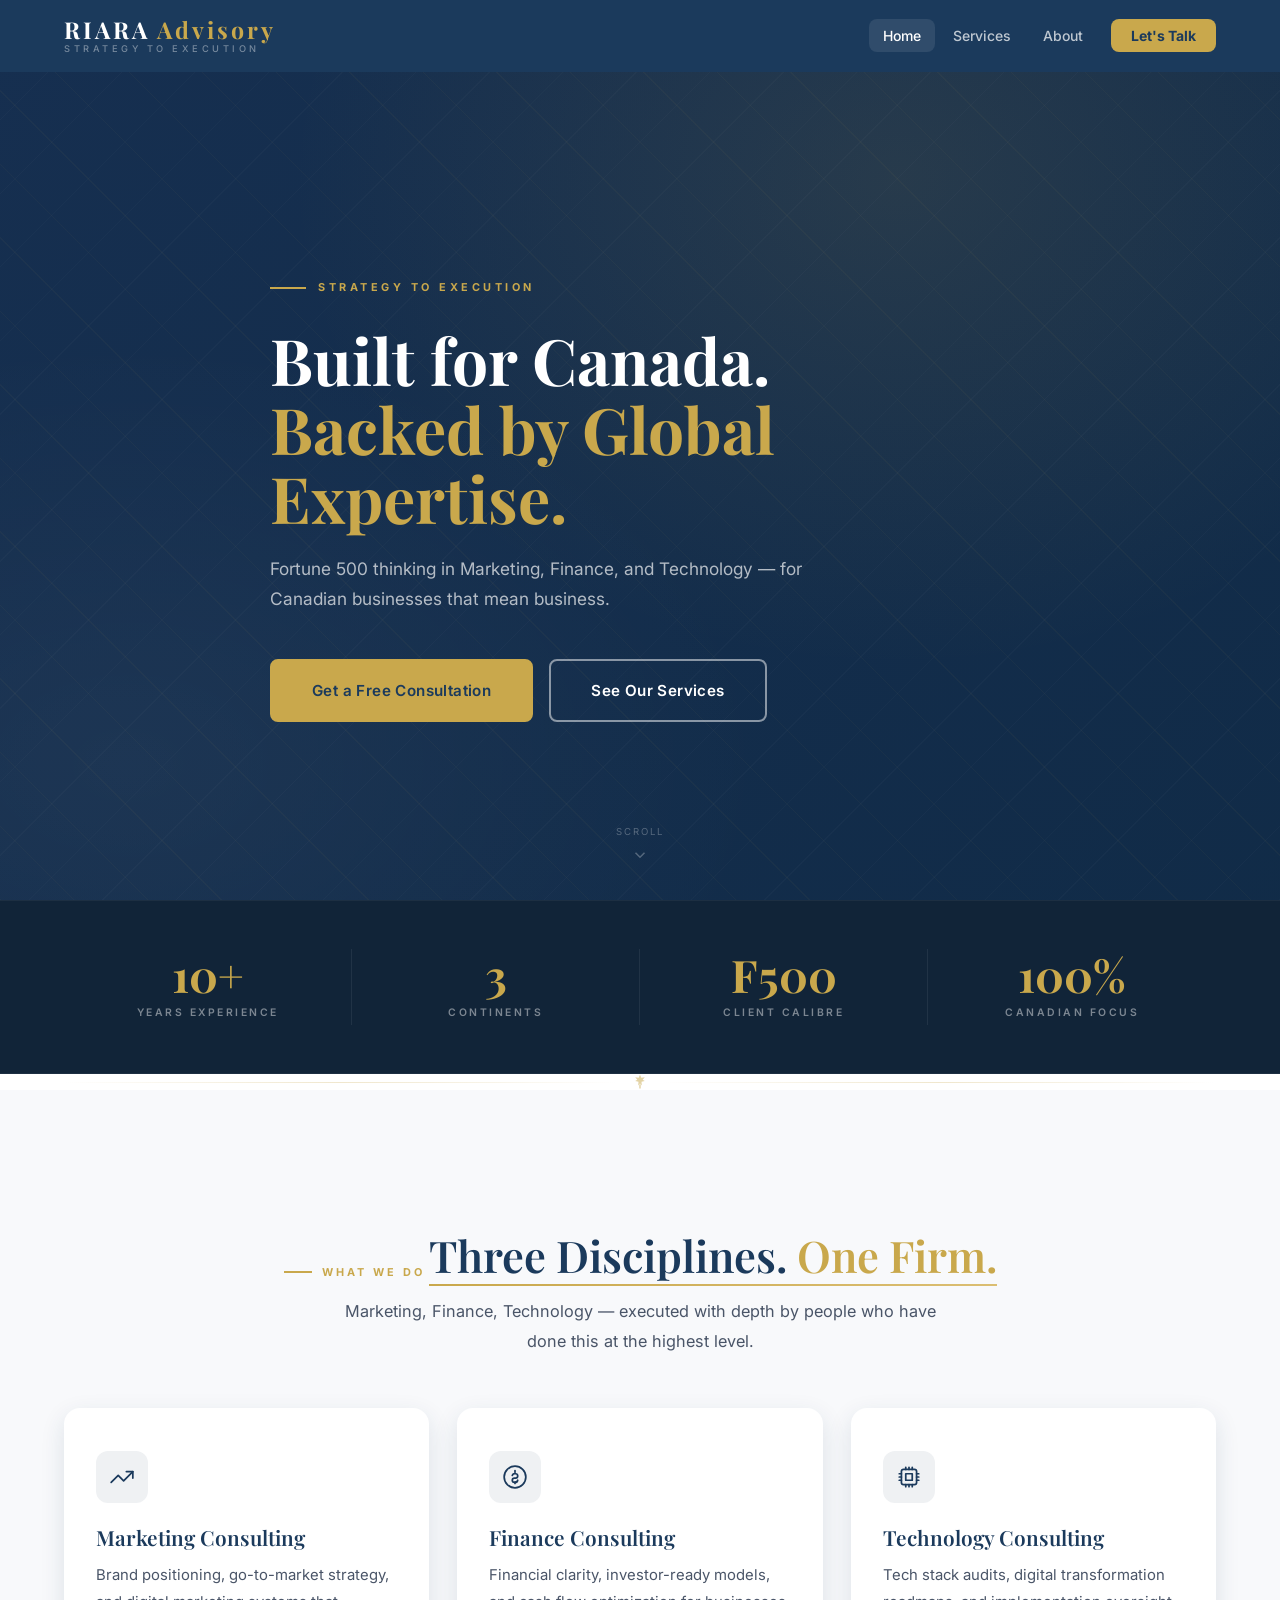
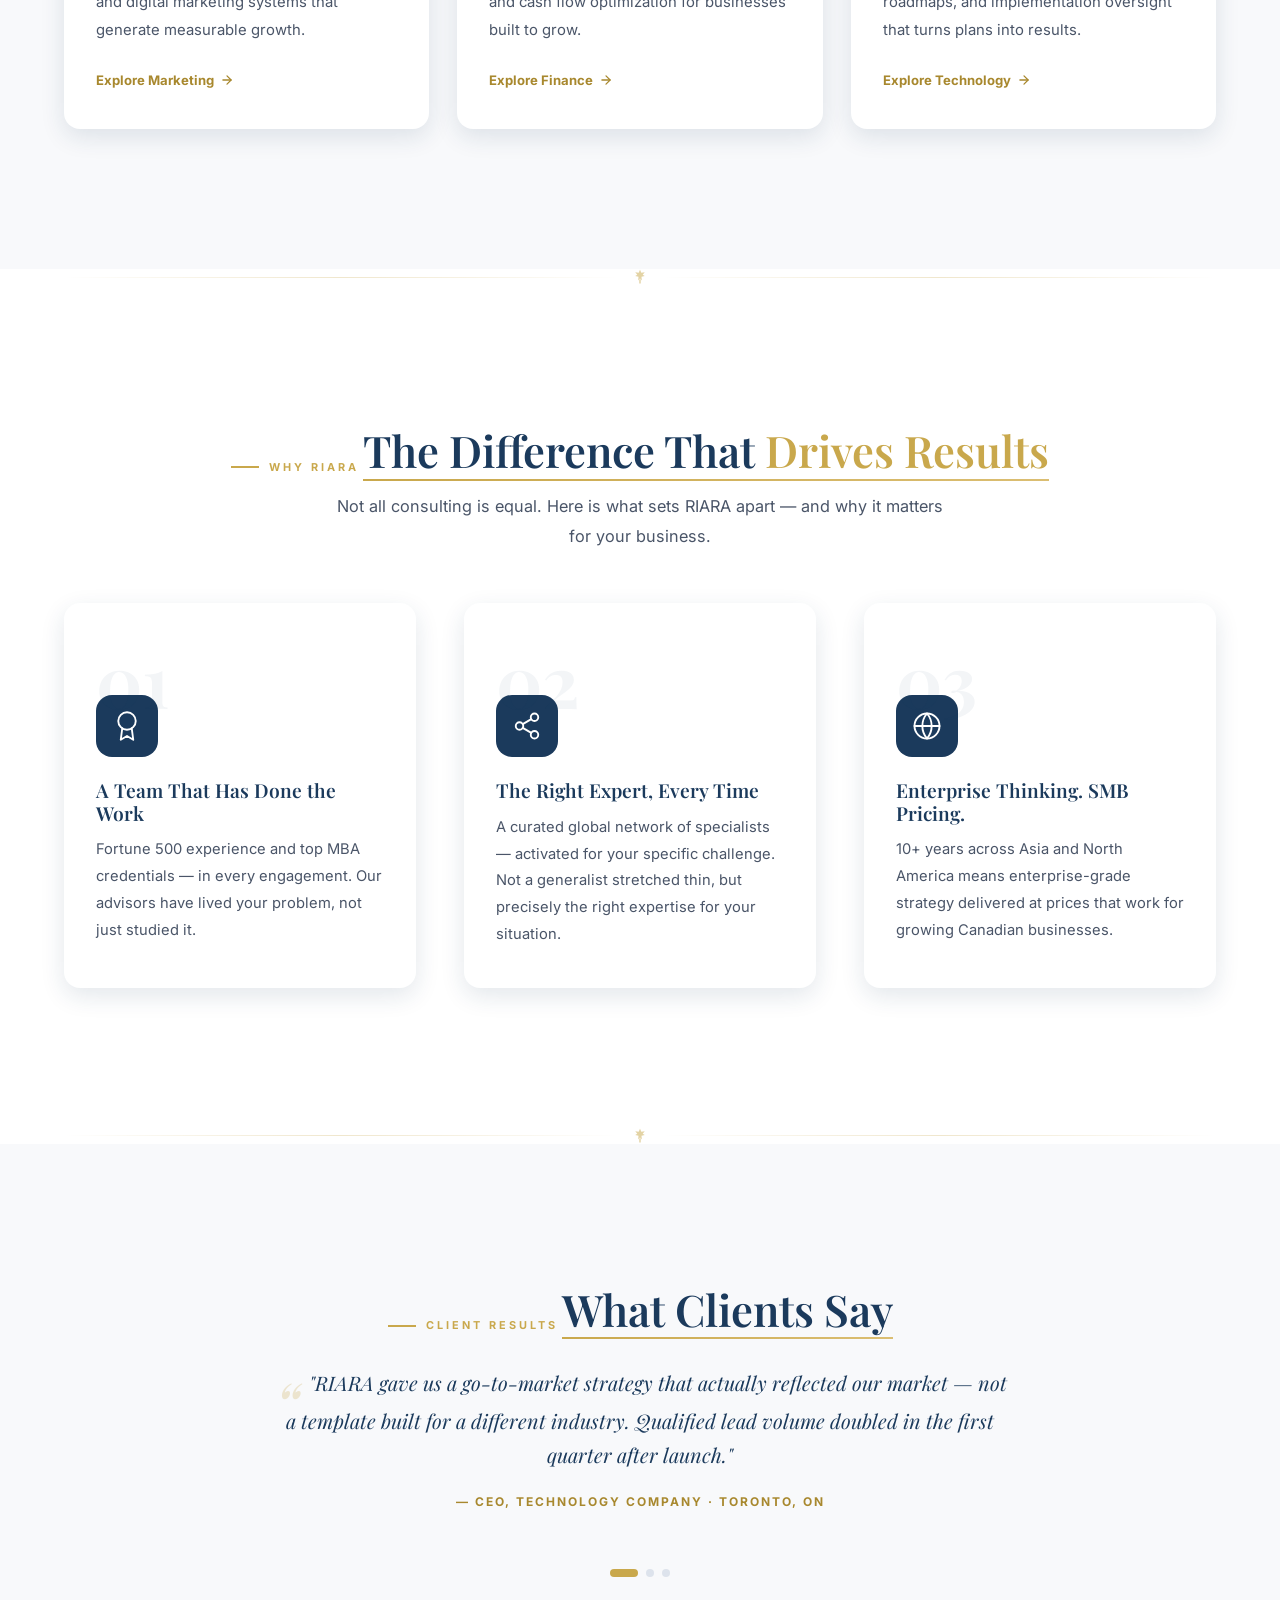
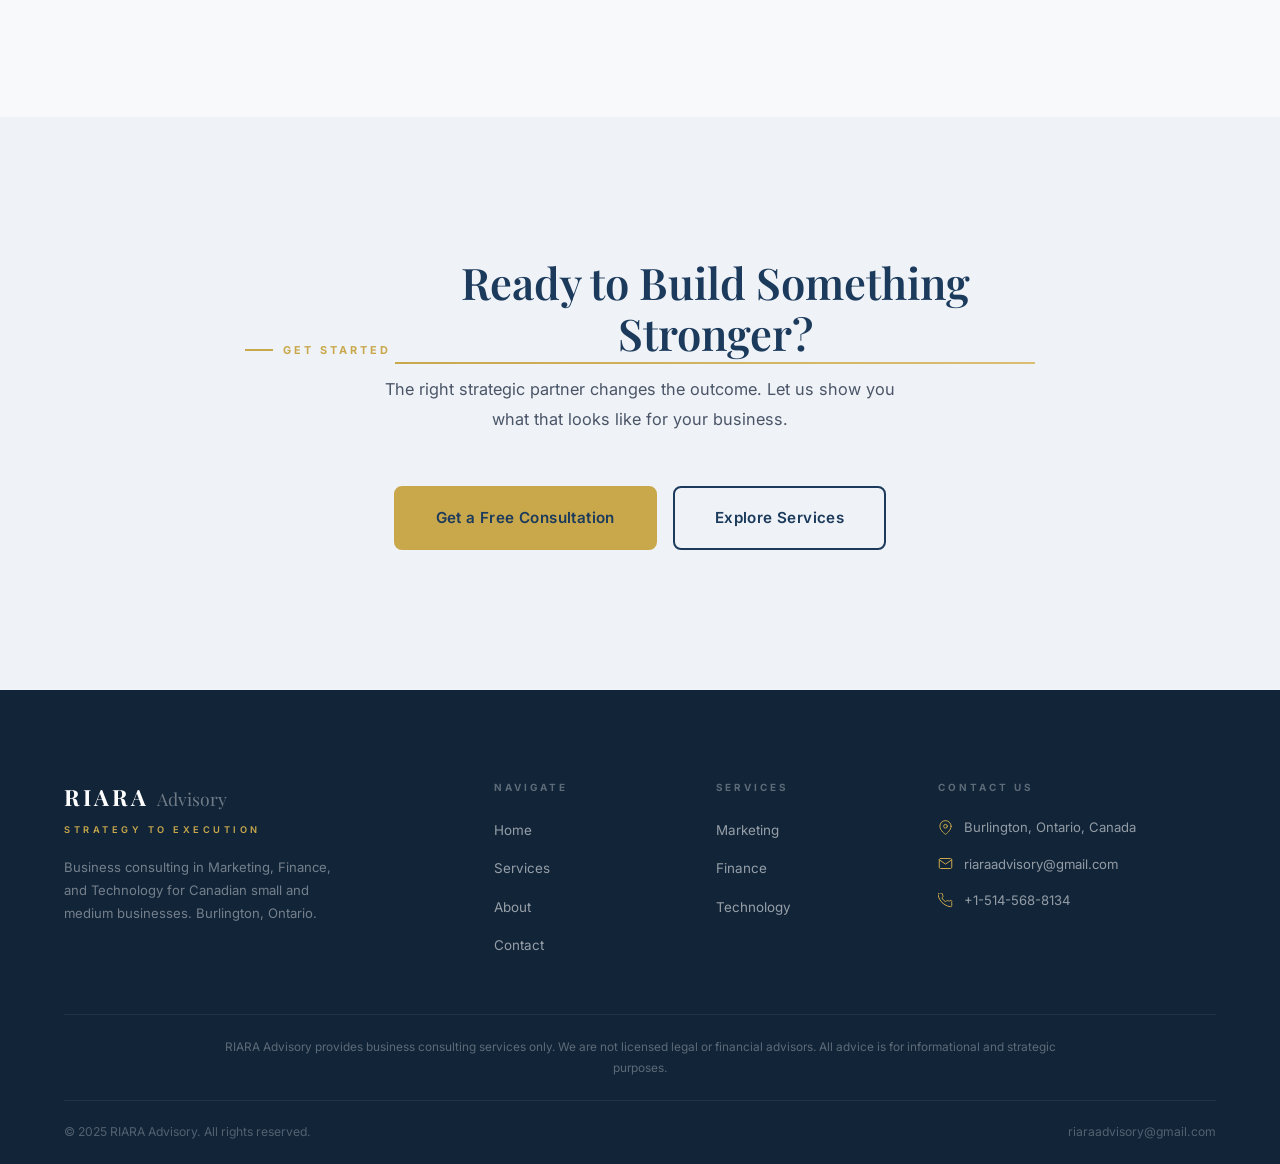
<file: index.html>
<!DOCTYPE html>
<html lang="en">
<head>
  <meta charset="UTF-8" />
  <meta name="viewport" content="width=device-width, initial-scale=1.0" />

  <!-- SEO -->
  <title>RIARA Advisory | Business Consulting Canada | Marketing Finance Technology</title>
  <meta name="description" content="RIARA Advisory delivers expert Marketing, Finance, and Technology consulting for Canadian SMBs. Fortune 500 pedigree. Global specialist network. Burlington, Ontario." />
  <meta name="keywords" content="business consulting Canada, marketing consulting Ontario, finance consulting Canada, technology consulting Burlington, Canadian SMB consulting, small business advisor Canada, strategy consulting Ontario" />
  <meta name="robots" content="index, follow" />

  <!-- Geo -->
  <meta name="geo.region" content="CA-ON" />
  <meta name="geo.placename" content="Burlington, Ontario" />

  <!-- Canonical -->
  <link rel="canonical" href="https://riaraadvisory.com/index.html" />

  <!-- Open Graph -->
  <meta property="og:title" content="RIARA Advisory | Business Consulting Canada" />
  <meta property="og:description" content="Fortune 500-calibre Marketing, Finance, and Technology consulting for Canadian small and medium businesses. Strategy to Execution." />
  <meta property="og:url" content="https://riaraadvisory.com/" />
  <meta property="og:type" content="website" />
  <meta property="og:image" content="https://riaraadvisory.com/og-image.png" />

  <!-- Structured Data -->
  <script type="application/ld+json">
  {
    "@context": "https://schema.org",
    "@type": "ProfessionalService",
    "name": "RIARA Advisory",
    "description": "Business consulting in Marketing, Finance, and Technology for Canadian small and medium businesses.",
    "url": "https://riaraadvisory.com",
    "telephone": "+1-514-568-8134",
    "email": "riaraadvisory@gmail.com",
    "address": {
      "@type": "PostalAddress",
      "addressLocality": "Burlington",
      "addressRegion": "ON",
      "addressCountry": "CA"
    },
    "areaServed": {
      "@type": "Country",
      "name": "Canada"
    },
    "serviceType": ["Marketing Consulting", "Finance Consulting", "Technology Consulting"],
    "priceRange": "$$",
    "knowsAbout": ["Marketing Strategy", "Financial Consulting", "Technology Consulting", "Business Strategy", "Canadian SMB"]
  }
  </script>

  <link rel="stylesheet" href="styles.css" />
  <link rel="icon" type="image/svg+xml" href="data:image/svg+xml,%3Csvg xmlns='http://www.w3.org/2000/svg' viewBox='0 0 32 32'%3E%3Crect width='32' height='32' rx='6' fill='%231B3A5C'/%3E%3Ctext x='16' y='22' text-anchor='middle' font-family='Georgia,serif' font-weight='700' font-size='14' fill='%23C9A84C'%3ER%3C/text%3E%3C/svg%3E" />
</head>
<body>

  <!-- ══════════════════════════════════════════════
       NAVIGATION
  ══════════════════════════════════════════════ -->
  <nav class="navbar" role="navigation" aria-label="Main navigation">
    <div class="nav-inner">
      <a href="index.html" class="nav-logo" aria-label="RIARA Advisory — Home">
        <span class="nav-logo-name">RIARA<span> Advisory</span></span>
        <span class="nav-logo-tag">Strategy to Execution</span>
      </a>
      <button class="nav-toggle" aria-label="Toggle navigation" aria-expanded="false">
        <span></span><span></span><span></span>
      </button>
      <ul class="nav-links" role="list">
        <li><a href="index.html">Home</a></li>
        <li><a href="services.html">Services</a></li>
        <li><a href="about.html">About</a></li>
        <li><a href="contact.html" class="nav-cta">Let's Talk</a></li>
      </ul>
    </div>
  </nav>


  <!-- ══════════════════════════════════════════════
       HERO
  ══════════════════════════════════════════════ -->
  <section class="hero" aria-label="Hero">
    <div class="hero-geo-pattern" aria-hidden="true"></div>
    <div class="hero-radial" aria-hidden="true"></div>
    <div class="container">
      <div class="hero-content">
        <div class="hero-eyebrow">Strategy to Execution</div>
        <h1>Built for Canada.<br><em>Backed by Global Expertise.</em></h1>
        <p class="hero-sub">Fortune 500 thinking in Marketing, Finance, and Technology — for Canadian businesses that mean business.</p>
        <div class="hero-actions">
          <a href="contact.html" class="btn btn-primary btn-lg">Get a Free Consultation</a>
          <a href="services.html" class="btn btn-secondary btn-lg">See Our Services</a>
        </div>
      </div>
    </div>
    <div class="hero-scroll" aria-hidden="true">
      <span>Scroll</span>
      <svg viewBox="0 0 24 24"><polyline points="6 9 12 15 18 9"/></svg>
    </div>
  </section>


  <!-- ══════════════════════════════════════════════
       STATS BAR
  ══════════════════════════════════════════════ -->
  <section class="stats-bar" aria-label="Key statistics">
    <div class="container">
      <div class="stats-bar-grid">
        <div class="stat-bar-item">
          <span class="stat-bar-num">10+</span>
          <span class="stat-bar-label">Years Experience</span>
        </div>
        <div class="stat-bar-item">
          <span class="stat-bar-num">3</span>
          <span class="stat-bar-label">Continents</span>
        </div>
        <div class="stat-bar-item">
          <span class="stat-bar-num">F500</span>
          <span class="stat-bar-label">Client Calibre</span>
        </div>
        <div class="stat-bar-item">
          <span class="stat-bar-num">100%</span>
          <span class="stat-bar-label">Canadian Focus</span>
        </div>
      </div>
    </div>
  </section>


  <!-- ══════════════════════════════════════════════
       SERVICES OVERVIEW
  ══════════════════════════════════════════════ -->
  <div class="maple-divider" aria-hidden="true">
    <svg class="maple-leaf-icon" viewBox="0 0 20 22" xmlns="http://www.w3.org/2000/svg">
      <path d="M10 1l1.8 4 4.7-.6-2.8 3.5 2.8 1.8-4.5 1.1.6 5-2.6-2.6-2.6 2.6.6-5-4.5-1.1 2.8-1.8L3.5 4.4l4.7.6z"/>
      <rect x="9" y="14" width="2" height="6" rx="0.5"/>
    </svg>
  </div>

  <section class="section section--alt" aria-labelledby="svc-heading">
    <div class="container">
      <div class="section-header--center reveal">
        <span class="section-label">What We Do</span>
        <h2 class="section-title gold-underline" id="svc-heading">Three Disciplines. <em>One Firm.</em></h2>
        <p class="section-intro centered">Marketing, Finance, Technology — executed with depth by people who have done this at the highest level.</p>
      </div>
      <div class="services-grid">

        <article class="svc-card reveal reveal-delay-1">
          <div class="svc-icon" aria-hidden="true">
            <svg viewBox="0 0 24 24"><polyline points="22 7 13.5 15.5 8.5 10.5 2 17"/><polyline points="16 7 22 7 22 13"/></svg>
          </div>
          <h3>Marketing Consulting</h3>
          <p>Brand positioning, go-to-market strategy, and digital marketing systems that generate measurable growth.</p>
          <a href="services.html#marketing" class="svc-link">
            Explore Marketing
            <svg viewBox="0 0 24 24"><line x1="5" y1="12" x2="19" y2="12"/><polyline points="12 5 19 12 12 19"/></svg>
          </a>
          <div class="svc-reveal" aria-hidden="true">
            <p class="svc-reveal-text">"After RIARA: a clear brand, a predictable pipeline, and a strategy your team can execute."</p>
            <a href="contact.html" class="svc-reveal-cta">
              Start a Conversation
              <svg viewBox="0 0 24 24"><line x1="5" y1="12" x2="19" y2="12"/><polyline points="12 5 19 12 12 19"/></svg>
            </a>
          </div>
        </article>

        <article class="svc-card reveal reveal-delay-2">
          <div class="svc-icon" aria-hidden="true">
            <svg viewBox="0 0 24 24"><circle cx="12" cy="12" r="10"/><path d="M12 6v1.5m0 9V18m-2.5-7.5A2.5 2.5 0 0112 9h.5a2 2 0 010 4h-1a2 2 0 000 4H12a2.5 2.5 0 002.5-2"/></svg>
          </div>
          <h3>Finance Consulting</h3>
          <p>Financial clarity, investor-ready models, and cash flow optimization for businesses built to grow.</p>
          <a href="services.html#finance" class="svc-link">
            Explore Finance
            <svg viewBox="0 0 24 24"><line x1="5" y1="12" x2="19" y2="12"/><polyline points="12 5 19 12 12 19"/></svg>
          </a>
          <div class="svc-reveal" aria-hidden="true">
            <p class="svc-reveal-text">"After RIARA: a financial model tied to strategy and the clarity to make confident decisions."</p>
            <a href="contact.html" class="svc-reveal-cta">
              Start a Conversation
              <svg viewBox="0 0 24 24"><line x1="5" y1="12" x2="19" y2="12"/><polyline points="12 5 19 12 12 19"/></svg>
            </a>
          </div>
        </article>

        <article class="svc-card reveal reveal-delay-3">
          <div class="svc-icon" aria-hidden="true">
            <svg viewBox="0 0 24 24"><rect x="5" y="5" width="14" height="14" rx="2"/><rect x="9" y="9" width="6" height="6"/><path d="M9 5V3M12 5V3M15 5V3M9 21v-2M12 21v-2M15 21v-2M5 9H3M5 12H3M5 15H3M21 9h-2M21 12h-2M21 15h-2"/></svg>
          </div>
          <h3>Technology Consulting</h3>
          <p>Tech stack audits, digital transformation roadmaps, and implementation oversight that turns plans into results.</p>
          <a href="services.html#technology" class="svc-link">
            Explore Technology
            <svg viewBox="0 0 24 24"><line x1="5" y1="12" x2="19" y2="12"/><polyline points="12 5 19 12 12 19"/></svg>
          </a>
          <div class="svc-reveal" aria-hidden="true">
            <p class="svc-reveal-text">"After RIARA: a technology foundation that scales and freedom from the tools holding you back."</p>
            <a href="contact.html" class="svc-reveal-cta">
              Start a Conversation
              <svg viewBox="0 0 24 24"><line x1="5" y1="12" x2="19" y2="12"/><polyline points="12 5 19 12 12 19"/></svg>
            </a>
          </div>
        </article>

      </div>
    </div>
  </section>


  <!-- ══════════════════════════════════════════════
       WHY RIARA
  ══════════════════════════════════════════════ -->
  <div class="maple-divider" aria-hidden="true">
    <svg class="maple-leaf-icon" viewBox="0 0 20 22" xmlns="http://www.w3.org/2000/svg">
      <path d="M10 1l1.8 4 4.7-.6-2.8 3.5 2.8 1.8-4.5 1.1.6 5-2.6-2.6-2.6 2.6.6-5-4.5-1.1 2.8-1.8L3.5 4.4l4.7.6z"/>
      <rect x="9" y="14" width="2" height="6" rx="0.5"/>
    </svg>
  </div>

  <section class="section" aria-labelledby="why-heading">
    <div class="container">
      <div class="section-header--center reveal">
        <span class="section-label">Why RIARA</span>
        <h2 class="section-title gold-underline" id="why-heading">The Difference That <em>Drives Results</em></h2>
        <p class="section-intro centered">Not all consulting is equal. Here is what sets RIARA apart — and why it matters for your business.</p>
      </div>
      <div class="why-grid">

        <div class="why-item reveal reveal-delay-1">
          <div class="why-num" aria-hidden="true">01</div>
          <div class="why-icon-wrap" aria-hidden="true">
            <svg viewBox="0 0 24 24"><path d="M12 15a7 7 0 100-14 7 7 0 000 14z"/><path d="M8.21 13.89L7 23l5-3 5 3-1.21-9.12"/></svg>
          </div>
          <h3>A Team That Has Done the Work</h3>
          <p>Fortune 500 experience and top MBA credentials — in every engagement. Our advisors have lived your problem, not just studied it.</p>
        </div>

        <div class="why-item reveal reveal-delay-2">
          <div class="why-num" aria-hidden="true">02</div>
          <div class="why-icon-wrap" aria-hidden="true">
            <svg viewBox="0 0 24 24"><circle cx="18" cy="5" r="3"/><circle cx="6" cy="12" r="3"/><circle cx="18" cy="19" r="3"/><line x1="8.59" y1="13.51" x2="15.42" y2="17.49"/><line x1="15.41" y1="6.51" x2="8.59" y2="10.49"/></svg>
          </div>
          <h3>The Right Expert, Every Time</h3>
          <p>A curated global network of specialists — activated for your specific challenge. Not a generalist stretched thin, but precisely the right expertise for your situation.</p>
        </div>

        <div class="why-item reveal reveal-delay-3">
          <div class="why-num" aria-hidden="true">03</div>
          <div class="why-icon-wrap" aria-hidden="true">
            <svg viewBox="0 0 24 24"><circle cx="12" cy="12" r="10"/><line x1="2" y1="12" x2="22" y2="12"/><path d="M12 2a15.3 15.3 0 010 20M12 2a15.3 15.3 0 000 20"/></svg>
          </div>
          <h3>Enterprise Thinking. SMB Pricing.</h3>
          <p>10+ years across Asia and North America means enterprise-grade strategy delivered at prices that work for growing Canadian businesses.</p>
        </div>

      </div>
    </div>
  </section>


  <!-- ══════════════════════════════════════════════
       TESTIMONIALS
  ══════════════════════════════════════════════ -->
  <div class="maple-divider" aria-hidden="true">
    <svg class="maple-leaf-icon" viewBox="0 0 20 22" xmlns="http://www.w3.org/2000/svg">
      <path d="M10 1l1.8 4 4.7-.6-2.8 3.5 2.8 1.8-4.5 1.1.6 5-2.6-2.6-2.6 2.6.6-5-4.5-1.1 2.8-1.8L3.5 4.4l4.7.6z"/>
      <rect x="9" y="14" width="2" height="6" rx="0.5"/>
    </svg>
  </div>

  <section class="section testimonials" aria-labelledby="testimonials-heading">
    <div class="container">
      <div class="section-header--center reveal">
        <span class="section-label">Client Results</span>
        <h2 class="section-title gold-underline" id="testimonials-heading">What Clients Say</h2>
      </div>
      <div class="testimonial-wrap reveal reveal-delay-1">
        <div class="testimonial-track" aria-live="polite">

          <div class="testimonial-card active" role="group" aria-label="Testimonial 1 of 3">
            <blockquote>
              "RIARA gave us a go-to-market strategy that actually reflected our market — not a template built for a different industry. Qualified lead volume doubled in the first quarter after launch."
            </blockquote>
            <cite>— CEO, Technology Company &middot; Toronto, ON</cite>
          </div>

          <div class="testimonial-card" role="group" aria-label="Testimonial 2 of 3">
            <blockquote>
              "We raised our first institutional round three months after working with RIARA on our financial model and investor narrative. The quality of their thinking spoke for itself in the room."
            </blockquote>
            <cite>— Founder, Growth-Stage Company &middot; Vancouver, BC</cite>
          </div>

          <div class="testimonial-card" role="group" aria-label="Testimonial 3 of 3">
            <blockquote>
              "The technology audit alone saved us from a costly implementation mistake. RIARA told us what we needed to hear, not what we wanted to hear — and that honesty is exactly why we trust them."
            </blockquote>
            <cite>— COO, Manufacturing Company &middot; Hamilton, ON</cite>
          </div>

        </div>
        <div class="testimonial-dots" role="tablist" aria-label="Testimonial navigation">
          <button class="dot active" aria-label="Show testimonial 1"></button>
          <button class="dot" aria-label="Show testimonial 2"></button>
          <button class="dot" aria-label="Show testimonial 3"></button>
        </div>
      </div>
    </div>
  </section>


  <!-- ══════════════════════════════════════════════
       CTA BAND
  ══════════════════════════════════════════════ -->
  <section class="cta-band" aria-labelledby="cta-heading">
    <div class="container">
      <div class="reveal">
        <span class="section-label" style="display:inline-flex;justify-content:center;">Get Started</span>
        <h2 class="section-title gold-underline" id="cta-heading">Ready to Build Something Stronger?</h2>
        <p class="section-intro centered">The right strategic partner changes the outcome. Let us show you what that looks like for your business.</p>
        <div class="cta-actions">
          <a href="contact.html" class="btn btn-primary btn-lg">Get a Free Consultation</a>
          <a href="services.html" class="btn btn-outline btn-lg">Explore Services</a>
        </div>
      </div>
    </div>
  </section>


  <!-- ══════════════════════════════════════════════
       FOOTER
  ══════════════════════════════════════════════ -->
  <footer class="footer" role="contentinfo">
    <div class="footer-main">
      <div class="container">
        <div class="footer-grid">
          <div>
            <div class="footer-brand-logo">
              <span class="footer-brand-name">RIARA<span> </span></span>
              <span class="footer-brand-suffix">Advisory</span>
            </div>
            <div class="footer-brand-tagline">Strategy to Execution</div>
            <p class="footer-brand-desc">Business consulting in Marketing, Finance, and Technology for Canadian small and medium businesses. Burlington, Ontario.</p>
          </div>
          <div>
            <p class="footer-col-head">Navigate</p>
            <ul class="footer-nav-links" role="list">
              <li><a href="index.html">Home</a></li>
              <li><a href="services.html">Services</a></li>
              <li><a href="about.html">About</a></li>
              <li><a href="contact.html">Contact</a></li>
            </ul>
          </div>
          <div>
            <p class="footer-col-head">Services</p>
            <ul class="footer-nav-links" role="list">
              <li><a href="services.html#marketing">Marketing</a></li>
              <li><a href="services.html#finance">Finance</a></li>
              <li><a href="services.html#technology">Technology</a></li>
            </ul>
          </div>
          <div>
            <p class="footer-col-head">Contact Us</p>
            <div class="footer-contact-item">
              <svg viewBox="0 0 24 24" aria-hidden="true"><path d="M21 10c0 7-9 13-9 13s-9-6-9-13a9 9 0 0118 0z"/><circle cx="12" cy="10" r="3"/></svg>
              <span>Burlington, Ontario, Canada</span>
            </div>
            <div class="footer-contact-item">
              <svg viewBox="0 0 24 24" aria-hidden="true"><path d="M4 4h16c1.1 0 2 .9 2 2v12c0 1.1-.9 2-2 2H4c-1.1 0-2-.9-2-2V6c0-1.1.9-2 2-2z"/><polyline points="22,6 12,13 2,6"/></svg>
              <a href="mailto:riaraadvisory@gmail.com">riaraadvisory@gmail.com</a>
            </div>
            <div class="footer-contact-item">
              <svg viewBox="0 0 24 24" aria-hidden="true"><path d="M22 16.92v3a2 2 0 01-2.18 2 19.79 19.79 0 01-8.63-3.07A19.5 19.5 0 013.07 10.8 19.79 19.79 0 01.1 2.14 2 2 0 012.11 0h3a2 2 0 012 1.72 12.84 12.84 0 00.7 2.81 2 2 0 01-.45 2.11L6.09 7.91a16 16 0 006 6l1.27-1.27a2 2 0 012.11-.45 12.84 12.84 0 002.81.7A2 2 0 0122 14.92z"/></svg>
              <a href="tel:+15145688134">+1-514-568-8134</a>
            </div>
          </div>
        </div>
      </div>
    </div>
    <div class="container">
      <hr class="footer-hr" />
      <div class="footer-disclaimer">
        <p>RIARA Advisory provides business consulting services only. We are not licensed legal or financial advisors. All advice is for informational and strategic purposes.</p>
      </div>
      <div class="footer-bottom">
        <p>&copy; 2025 RIARA Advisory. All rights reserved.</p>
        <a href="mailto:riaraadvisory@gmail.com">riaraadvisory@gmail.com</a>
      </div>
    </div>
  </footer>

  <!-- Mobile Sticky CTA -->
  <div class="mobile-sticky-cta" aria-label="Mobile call to action">
    <a href="contact.html">Get a Free Consultation</a>
  </div>

  <script src="script.js"></script>
</body>
</html>
</file>
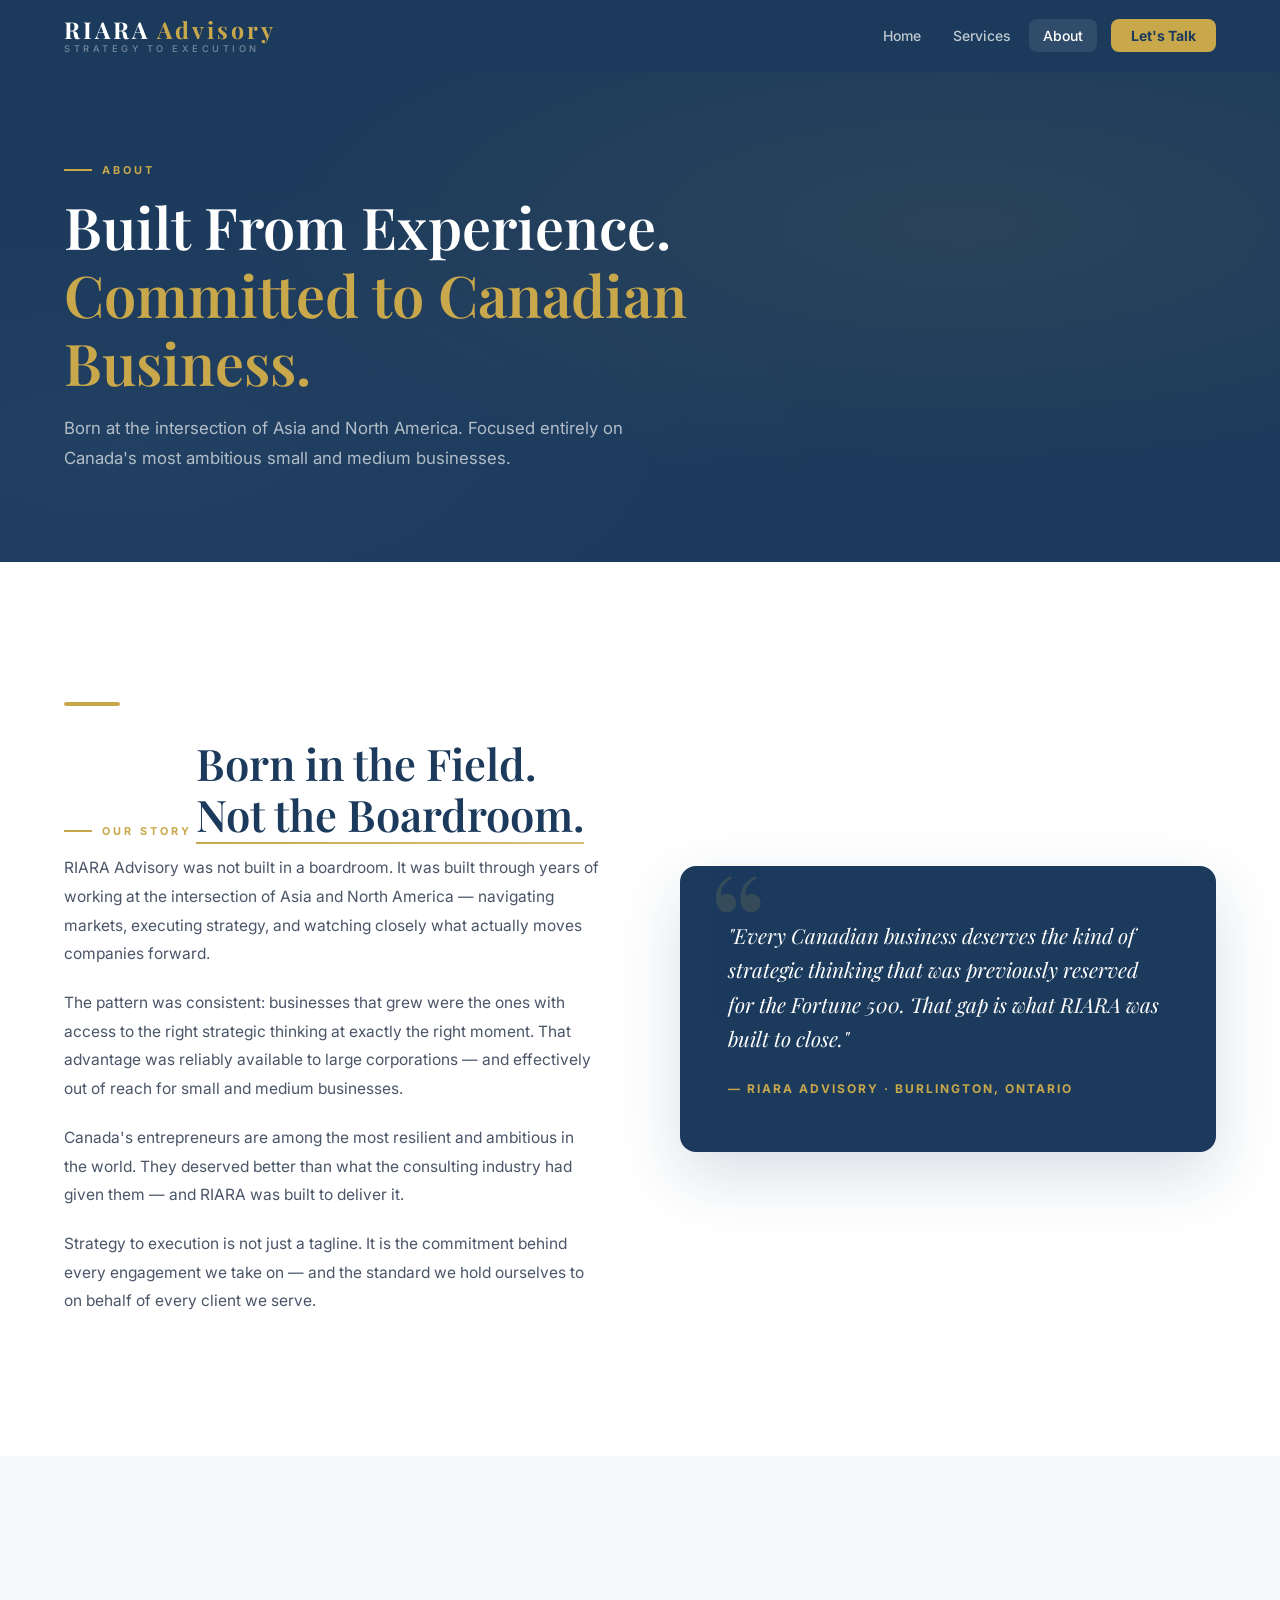
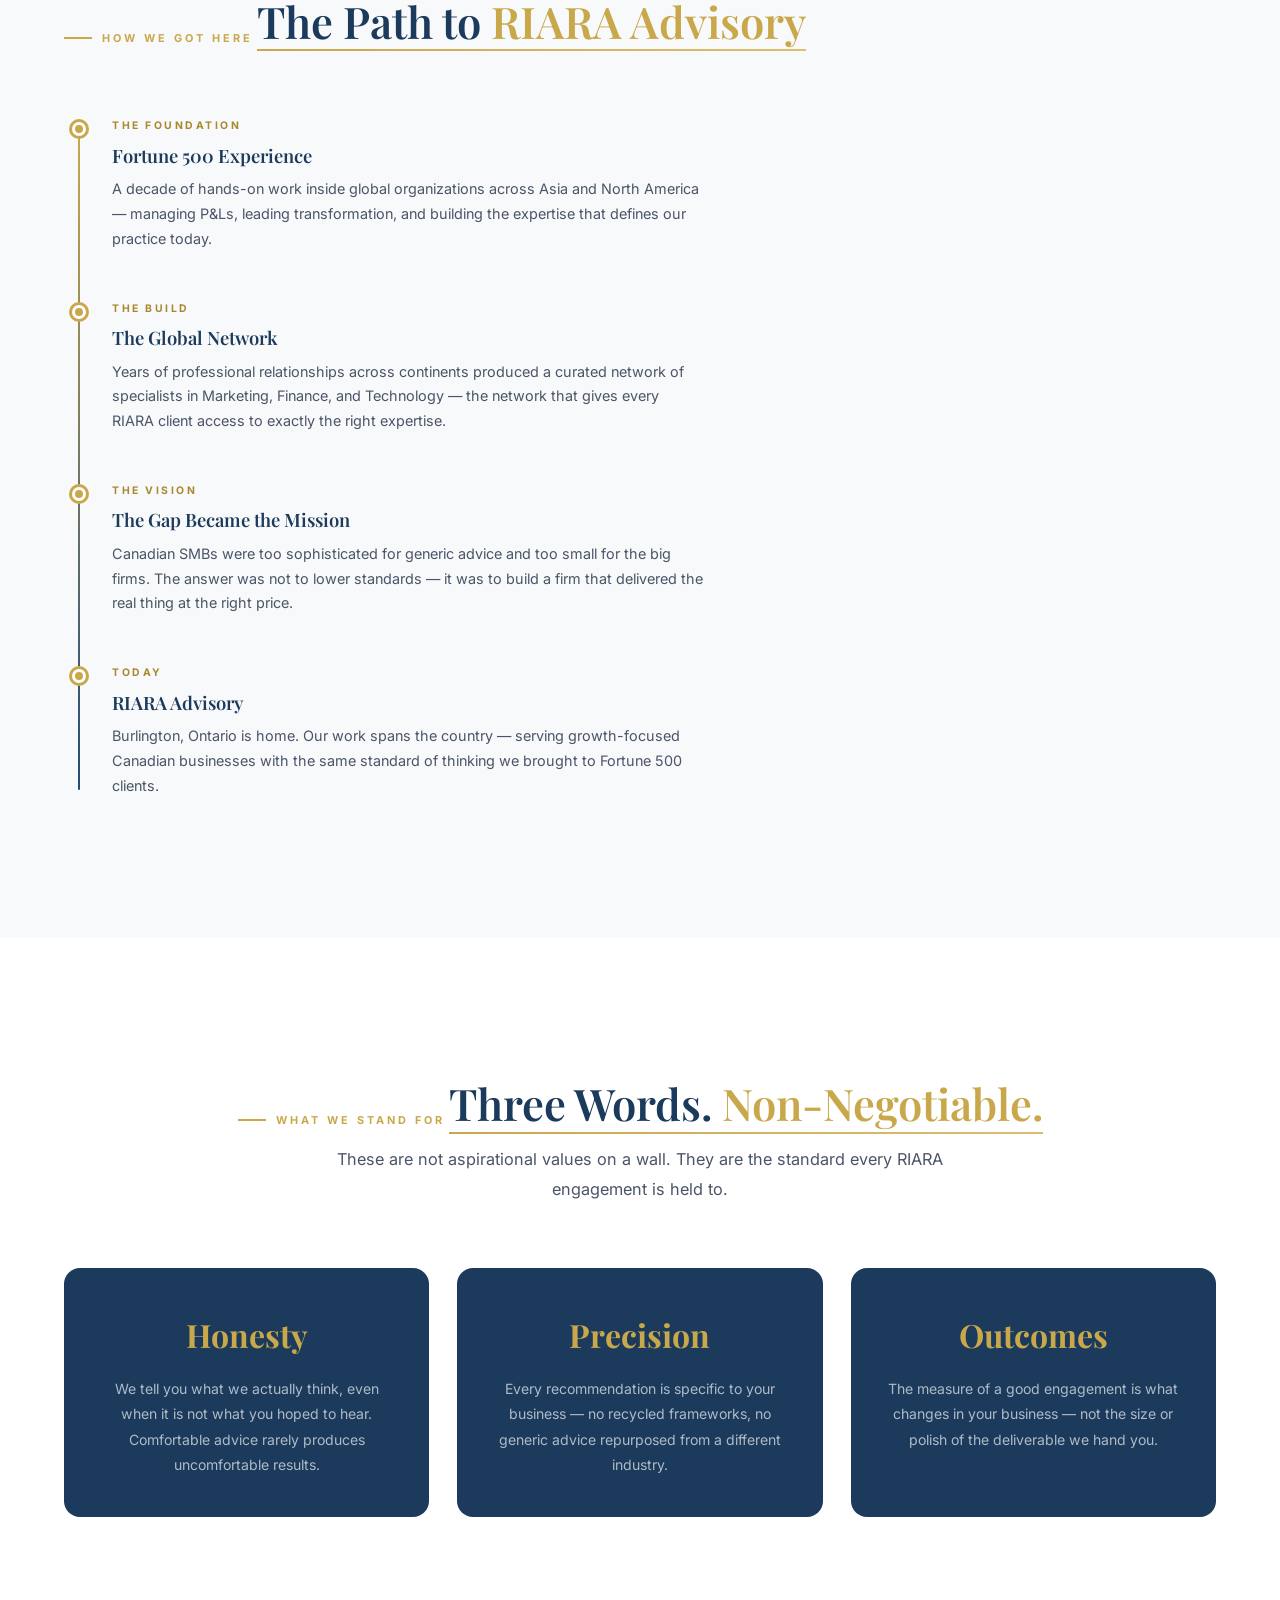
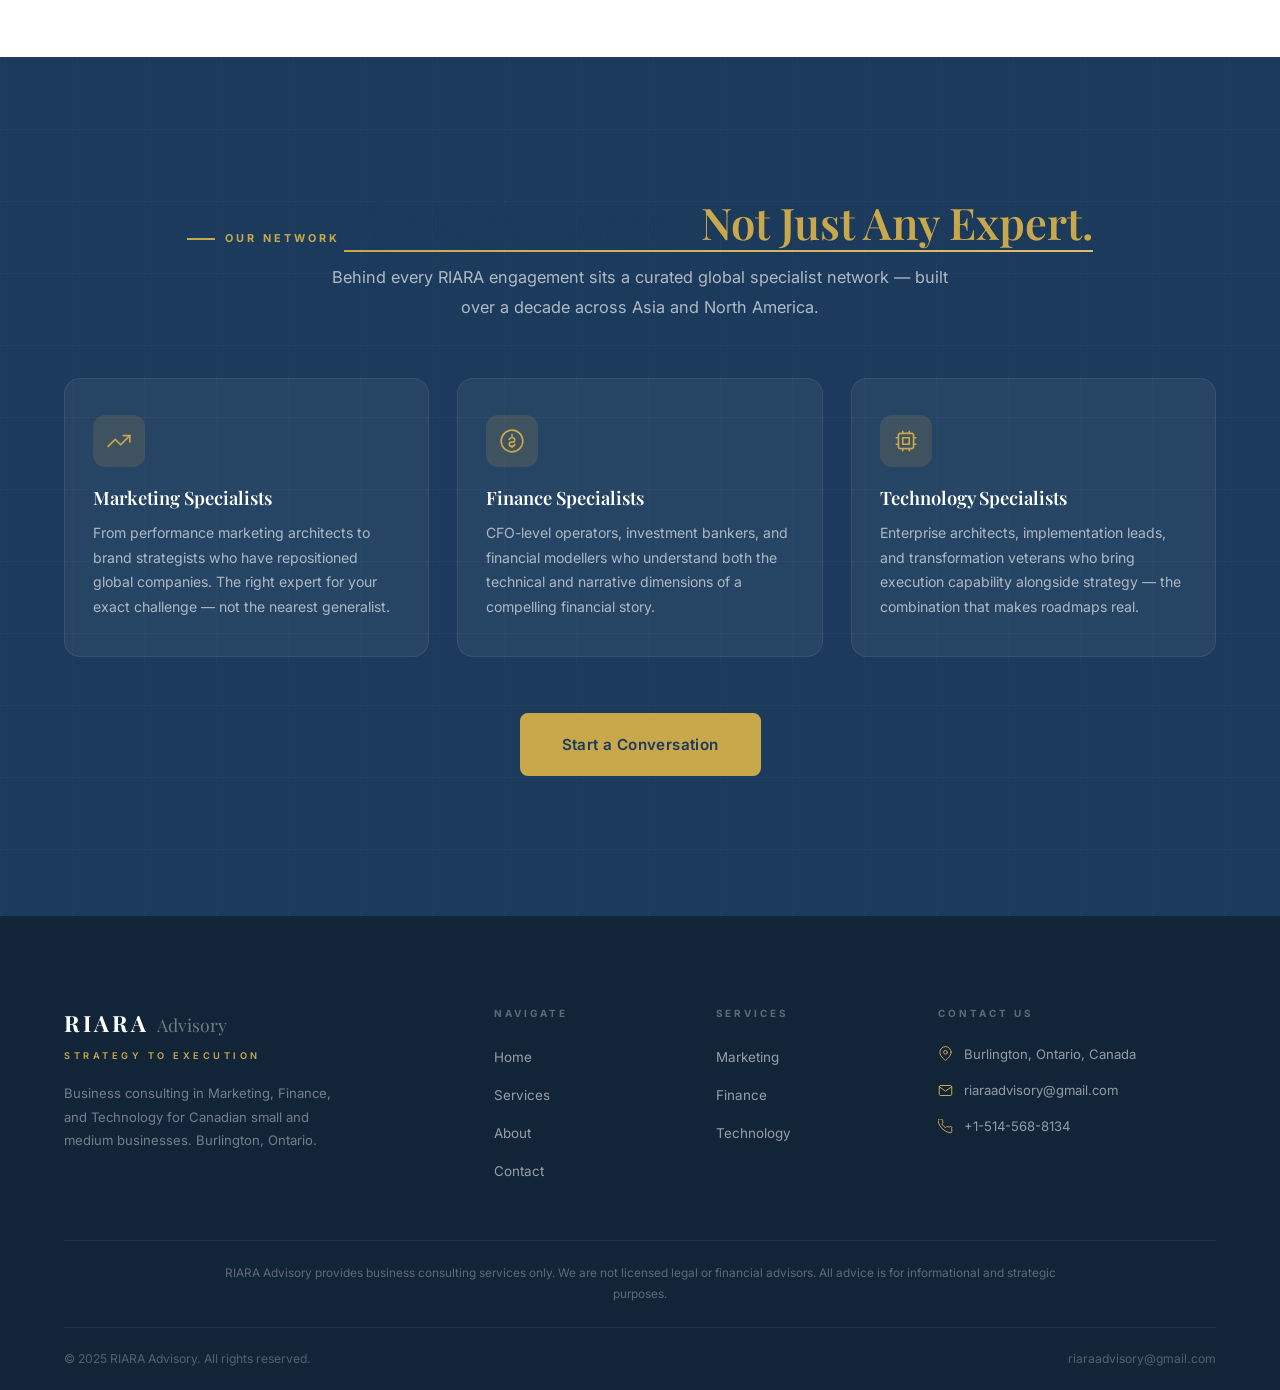
<file: about.html>
<!DOCTYPE html>
<html lang="en">
<head>
  <meta charset="UTF-8" />
  <meta name="viewport" content="width=device-width, initial-scale=1.0" />

  <!-- SEO -->
  <title>About RIARA Advisory | Canadian Business Consultants | Fortune 500 Experience</title>
  <meta name="description" content="RIARA Advisory brings Fortune 500 expertise and a global specialist network to Canadian small businesses. Built from real experience across Asia and North America. Burlington, Ontario." />
  <meta name="keywords" content="about RIARA Advisory, Canadian business consultants, Fortune 500 consulting Canada, business advisory Burlington Ontario, consulting firm Canada, SMB strategy advisors" />
  <meta name="robots" content="index, follow" />

  <!-- Geo -->
  <meta name="geo.region" content="CA-ON" />
  <meta name="geo.placename" content="Burlington, Ontario" />

  <!-- Canonical -->
  <link rel="canonical" href="https://riaraadvisory.com/about.html" />

  <!-- Open Graph -->
  <meta property="og:title" content="About RIARA Advisory | Canadian Business Consultants" />
  <meta property="og:description" content="Built from Fortune 500 experience across Asia and North America. Committed to delivering enterprise-grade strategy for Canadian small and medium businesses." />
  <meta property="og:url" content="https://riaraadvisory.com/about.html" />
  <meta property="og:type" content="website" />

  <link rel="stylesheet" href="styles.css" />
  <link rel="icon" type="image/svg+xml" href="data:image/svg+xml,%3Csvg xmlns='http://www.w3.org/2000/svg' viewBox='0 0 32 32'%3E%3Crect width='32' height='32' rx='6' fill='%231B3A5C'/%3E%3Ctext x='16' y='22' text-anchor='middle' font-family='Georgia,serif' font-weight='700' font-size='14' fill='%23C9A84C'%3ER%3C/text%3E%3C/svg%3E" />
</head>
<body>

  <!-- ══════════════════════════════════════════════
       NAVIGATION
  ══════════════════════════════════════════════ -->
  <nav class="navbar" role="navigation" aria-label="Main navigation">
    <div class="nav-inner">
      <a href="index.html" class="nav-logo" aria-label="RIARA Advisory — Home">
        <span class="nav-logo-name">RIARA<span> Advisory</span></span>
        <span class="nav-logo-tag">Strategy to Execution</span>
      </a>
      <button class="nav-toggle" aria-label="Toggle navigation" aria-expanded="false">
        <span></span><span></span><span></span>
      </button>
      <ul class="nav-links" role="list">
        <li><a href="index.html">Home</a></li>
        <li><a href="services.html">Services</a></li>
        <li><a href="about.html">About</a></li>
        <li><a href="contact.html" class="nav-cta">Let's Talk</a></li>
      </ul>
    </div>
  </nav>


  <!-- ══════════════════════════════════════════════
       PAGE HEADER
  ══════════════════════════════════════════════ -->
  <header class="page-header" role="banner">
    <div class="container">
      <span class="section-label">About</span>
      <h1>Built From Experience.<br><em>Committed to Canadian Business.</em></h1>
      <p>Born at the intersection of Asia and North America. Focused entirely on Canada's most ambitious small and medium businesses.</p>
    </div>
  </header>


  <!-- ══════════════════════════════════════════════
       OUR STORY
  ══════════════════════════════════════════════ -->
  <section class="section" aria-labelledby="story-heading">
    <div class="container">
      <div class="about-story-grid">

        <div class="story-body reveal">
          <div class="story-accent" aria-hidden="true"></div>
          <span class="section-label">Our Story</span>
          <h2 class="gold-underline" id="story-heading">Born in the Field.<br>Not the Boardroom.</h2>

          <p>RIARA Advisory was not built in a boardroom. It was built through years of working at the intersection of Asia and North America — navigating markets, executing strategy, and watching closely what actually moves companies forward.</p>

          <p>The pattern was consistent: businesses that grew were the ones with access to the right strategic thinking at exactly the right moment. That advantage was reliably available to large corporations — and effectively out of reach for small and medium businesses.</p>

          <p>Canada's entrepreneurs are among the most resilient and ambitious in the world. They deserved better than what the consulting industry had given them — and RIARA was built to deliver it.</p>

          <p>Strategy to execution is not just a tagline. It is the commitment behind every engagement we take on — and the standard we hold ourselves to on behalf of every client we serve.</p>
        </div>

        <div class="reveal reveal-delay-2">
          <div class="quote-card float-card">
            <blockquote>
              "Every Canadian business deserves the kind of strategic thinking that was previously reserved for the Fortune 500. That gap is what RIARA was built to close."
            </blockquote>
            <cite>— RIARA Advisory &middot; Burlington, Ontario</cite>
          </div>
        </div>

      </div>
    </div>
  </section>


  <!-- ══════════════════════════════════════════════
       TIMELINE
  ══════════════════════════════════════════════ -->
  <section class="section section--alt" aria-labelledby="timeline-heading">
    <div class="container">
      <div class="reveal">
        <span class="section-label">How We Got Here</span>
        <h2 class="gold-underline" id="timeline-heading">The Path to <em>RIARA Advisory</em></h2>
      </div>
      <div style="max-width:640px; margin-top:56px;">
        <div class="timeline reveal reveal-delay-1">

          <div class="timeline-item">
            <div class="timeline-dot" aria-hidden="true"></div>
            <span class="timeline-era">The Foundation</span>
            <div class="timeline-title">Fortune 500 Experience</div>
            <p class="timeline-desc">A decade of hands-on work inside global organizations across Asia and North America — managing P&Ls, leading transformation, and building the expertise that defines our practice today.</p>
          </div>

          <div class="timeline-item">
            <div class="timeline-dot" aria-hidden="true"></div>
            <span class="timeline-era">The Build</span>
            <div class="timeline-title">The Global Network</div>
            <p class="timeline-desc">Years of professional relationships across continents produced a curated network of specialists in Marketing, Finance, and Technology — the network that gives every RIARA client access to exactly the right expertise.</p>
          </div>

          <div class="timeline-item">
            <div class="timeline-dot" aria-hidden="true"></div>
            <span class="timeline-era">The Vision</span>
            <div class="timeline-title">The Gap Became the Mission</div>
            <p class="timeline-desc">Canadian SMBs were too sophisticated for generic advice and too small for the big firms. The answer was not to lower standards — it was to build a firm that delivered the real thing at the right price.</p>
          </div>

          <div class="timeline-item">
            <div class="timeline-dot" aria-hidden="true"></div>
            <span class="timeline-era">Today</span>
            <div class="timeline-title">RIARA Advisory</div>
            <p class="timeline-desc">Burlington, Ontario is home. Our work spans the country — serving growth-focused Canadian businesses with the same standard of thinking we brought to Fortune 500 clients.</p>
          </div>

        </div>
      </div>
    </div>
  </section>


  <!-- ══════════════════════════════════════════════
       VALUES
  ══════════════════════════════════════════════ -->
  <section class="section" aria-labelledby="values-heading">
    <div class="container">
      <div class="section-header--center reveal">
        <span class="section-label">What We Stand For</span>
        <h2 class="section-title gold-underline" id="values-heading">Three Words. <em>Non-Negotiable.</em></h2>
        <p class="section-intro centered">These are not aspirational values on a wall. They are the standard every RIARA engagement is held to.</p>
      </div>
      <div class="values-simple">

        <div class="value-simple-card reveal reveal-delay-1">
          <span class="value-word">Honesty</span>
          <p>We tell you what we actually think, even when it is not what you hoped to hear. Comfortable advice rarely produces uncomfortable results.</p>
        </div>

        <div class="value-simple-card reveal reveal-delay-2">
          <span class="value-word">Precision</span>
          <p>Every recommendation is specific to your business — no recycled frameworks, no generic advice repurposed from a different industry.</p>
        </div>

        <div class="value-simple-card reveal reveal-delay-3">
          <span class="value-word">Outcomes</span>
          <p>The measure of a good engagement is what changes in your business — not the size or polish of the deliverable we hand you.</p>
        </div>

      </div>
    </div>
  </section>


  <!-- ══════════════════════════════════════════════
       OUR NETWORK
  ══════════════════════════════════════════════ -->
  <section class="section section--navy" aria-labelledby="network-heading">
    <div class="container">
      <div class="section-header--center reveal">
        <span class="section-label">Our Network</span>
        <h2 class="section-title gold-underline" id="network-heading">The Right Expert. <em>Not Just Any Expert.</em></h2>
        <p class="section-intro centered" style="color:rgba(255,255,255,.65);">Behind every RIARA engagement sits a curated global specialist network — built over a decade across Asia and North America.</p>
      </div>
      <div class="network-grid">

        <div class="net-card reveal reveal-delay-1">
          <div class="net-icon" aria-hidden="true">
            <svg viewBox="0 0 24 24"><polyline points="22 7 13.5 15.5 8.5 10.5 2 17"/><polyline points="16 7 22 7 22 13"/></svg>
          </div>
          <h3>Marketing Specialists</h3>
          <p>From performance marketing architects to brand strategists who have repositioned global companies. The right expert for your exact challenge — not the nearest generalist.</p>
        </div>

        <div class="net-card reveal reveal-delay-2">
          <div class="net-icon" aria-hidden="true">
            <svg viewBox="0 0 24 24"><circle cx="12" cy="12" r="10"/><path d="M12 6v1.5m0 9V18m-2.5-7.5A2.5 2.5 0 0112 9h.5a2 2 0 010 4h-1a2 2 0 000 4H12a2.5 2.5 0 002.5-2"/></svg>
          </div>
          <h3>Finance Specialists</h3>
          <p>CFO-level operators, investment bankers, and financial modellers who understand both the technical and narrative dimensions of a compelling financial story.</p>
        </div>

        <div class="net-card reveal reveal-delay-3">
          <div class="net-icon" aria-hidden="true">
            <svg viewBox="0 0 24 24"><rect x="5" y="5" width="14" height="14" rx="2"/><rect x="9" y="9" width="6" height="6"/><path d="M9 5V3M15 5V3M9 21v-2M15 21v-2M5 9H3M5 15H3M21 9h-2M21 15h-2"/></svg>
          </div>
          <h3>Technology Specialists</h3>
          <p>Enterprise architects, implementation leads, and transformation veterans who bring execution capability alongside strategy — the combination that makes roadmaps real.</p>
        </div>

      </div>
      <div style="text-align:center; margin-top:56px;" class="reveal">
        <a href="contact.html" class="btn btn-primary btn-lg">Start a Conversation</a>
      </div>
    </div>
  </section>


  <!-- ══════════════════════════════════════════════
       FOOTER
  ══════════════════════════════════════════════ -->
  <footer class="footer" role="contentinfo">
    <div class="footer-main">
      <div class="container">
        <div class="footer-grid">
          <div>
            <div class="footer-brand-logo">
              <span class="footer-brand-name">RIARA<span> </span></span>
              <span class="footer-brand-suffix">Advisory</span>
            </div>
            <div class="footer-brand-tagline">Strategy to Execution</div>
            <p class="footer-brand-desc">Business consulting in Marketing, Finance, and Technology for Canadian small and medium businesses. Burlington, Ontario.</p>
          </div>
          <div>
            <p class="footer-col-head">Navigate</p>
            <ul class="footer-nav-links" role="list">
              <li><a href="index.html">Home</a></li>
              <li><a href="services.html">Services</a></li>
              <li><a href="about.html">About</a></li>
              <li><a href="contact.html">Contact</a></li>
            </ul>
          </div>
          <div>
            <p class="footer-col-head">Services</p>
            <ul class="footer-nav-links" role="list">
              <li><a href="services.html#marketing">Marketing</a></li>
              <li><a href="services.html#finance">Finance</a></li>
              <li><a href="services.html#technology">Technology</a></li>
            </ul>
          </div>
          <div>
            <p class="footer-col-head">Contact Us</p>
            <div class="footer-contact-item">
              <svg viewBox="0 0 24 24" aria-hidden="true"><path d="M21 10c0 7-9 13-9 13s-9-6-9-13a9 9 0 0118 0z"/><circle cx="12" cy="10" r="3"/></svg>
              <span>Burlington, Ontario, Canada</span>
            </div>
            <div class="footer-contact-item">
              <svg viewBox="0 0 24 24" aria-hidden="true"><path d="M4 4h16c1.1 0 2 .9 2 2v12c0 1.1-.9 2-2 2H4c-1.1 0-2-.9-2-2V6c0-1.1.9-2 2-2z"/><polyline points="22,6 12,13 2,6"/></svg>
              <a href="mailto:riaraadvisory@gmail.com">riaraadvisory@gmail.com</a>
            </div>
            <div class="footer-contact-item">
              <svg viewBox="0 0 24 24" aria-hidden="true"><path d="M22 16.92v3a2 2 0 01-2.18 2 19.79 19.79 0 01-8.63-3.07A19.5 19.5 0 013.07 10.8 19.79 19.79 0 01.1 2.14 2 2 0 012.11 0h3a2 2 0 012 1.72 12.84 12.84 0 00.7 2.81 2 2 0 01-.45 2.11L6.09 7.91a16 16 0 006 6l1.27-1.27a2 2 0 012.11-.45 12.84 12.84 0 002.81.7A2 2 0 0122 14.92z"/></svg>
              <a href="tel:+15145688134">+1-514-568-8134</a>
            </div>
          </div>
        </div>
      </div>
    </div>
    <div class="container">
      <hr class="footer-hr" />
      <div class="footer-disclaimer">
        <p>RIARA Advisory provides business consulting services only. We are not licensed legal or financial advisors. All advice is for informational and strategic purposes.</p>
      </div>
      <div class="footer-bottom">
        <p>&copy; 2025 RIARA Advisory. All rights reserved.</p>
        <a href="mailto:riaraadvisory@gmail.com">riaraadvisory@gmail.com</a>
      </div>
    </div>
  </footer>

  <!-- Mobile Sticky CTA -->
  <div class="mobile-sticky-cta" aria-label="Mobile call to action">
    <a href="contact.html">Get a Free Consultation</a>
  </div>

  <script src="script.js"></script>
</body>
</html>
</file>
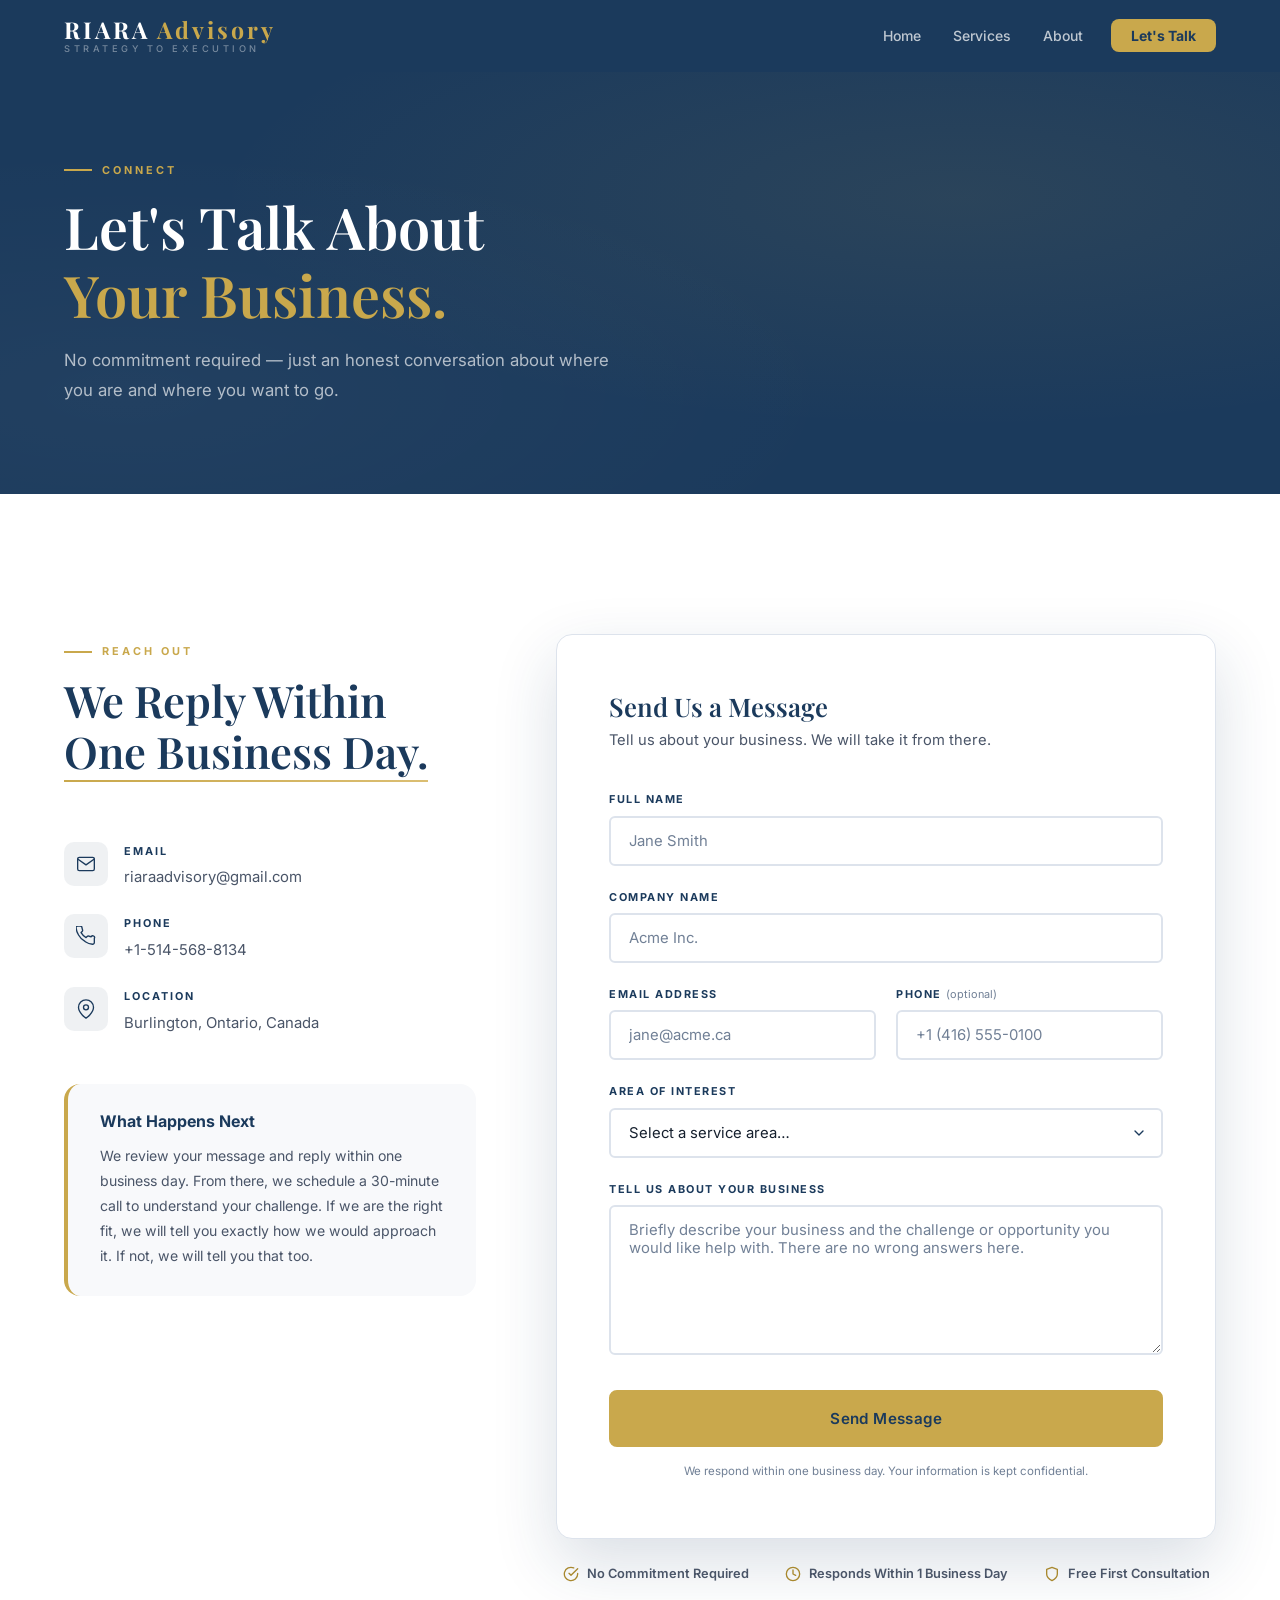
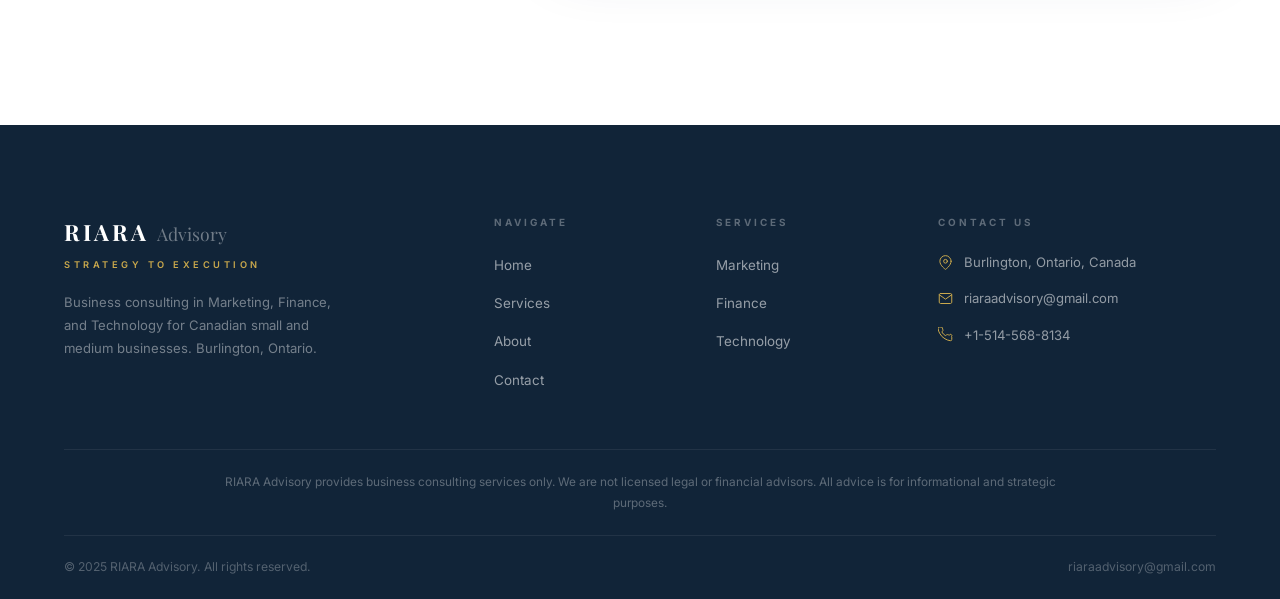
<file: contact.html>
<!DOCTYPE html>
<html lang="en">
<head>
  <meta charset="UTF-8" />
  <meta name="viewport" content="width=device-width, initial-scale=1.0" />

  <!-- SEO -->
  <title>Contact RIARA Advisory | Free Business Consultation | Burlington Ontario</title>
  <meta name="description" content="Contact RIARA Advisory for a free business consultation. Marketing, Finance, and Technology consulting for Canadian SMBs. Burlington, Ontario. We respond within one business day." />
  <meta name="keywords" content="contact RIARA Advisory, free business consultation Canada, consulting inquiry Burlington Ontario, book consulting call Canada, business advisor contact" />
  <meta name="robots" content="index, follow" />

  <!-- Geo -->
  <meta name="geo.region" content="CA-ON" />
  <meta name="geo.placename" content="Burlington, Ontario" />

  <!-- Canonical -->
  <link rel="canonical" href="https://riaraadvisory.com/contact.html" />

  <!-- Open Graph -->
  <meta property="og:title" content="Contact RIARA Advisory | Free Consultation" />
  <meta property="og:description" content="Ready to grow your business? Book a free consultation with RIARA Advisory. We respond within one business day. Burlington, Ontario." />
  <meta property="og:url" content="https://riaraadvisory.com/contact.html" />
  <meta property="og:type" content="website" />

  <link rel="stylesheet" href="styles.css" />
  <link rel="icon" type="image/svg+xml" href="data:image/svg+xml,%3Csvg xmlns='http://www.w3.org/2000/svg' viewBox='0 0 32 32'%3E%3Crect width='32' height='32' rx='6' fill='%231B3A5C'/%3E%3Ctext x='16' y='22' text-anchor='middle' font-family='Georgia,serif' font-weight='700' font-size='14' fill='%23C9A84C'%3ER%3C/text%3E%3C/svg%3E" />
</head>
<body>

  <!-- ══════════════════════════════════════════════
       NAVIGATION
  ══════════════════════════════════════════════ -->
  <nav class="navbar" role="navigation" aria-label="Main navigation">
    <div class="nav-inner">
      <a href="index.html" class="nav-logo" aria-label="RIARA Advisory — Home">
        <span class="nav-logo-name">RIARA<span> Advisory</span></span>
        <span class="nav-logo-tag">Strategy to Execution</span>
      </a>
      <button class="nav-toggle" aria-label="Toggle navigation" aria-expanded="false">
        <span></span><span></span><span></span>
      </button>
      <ul class="nav-links" role="list">
        <li><a href="index.html">Home</a></li>
        <li><a href="services.html">Services</a></li>
        <li><a href="about.html">About</a></li>
        <li><a href="contact.html" class="nav-cta">Let's Talk</a></li>
      </ul>
    </div>
  </nav>


  <!-- ══════════════════════════════════════════════
       PAGE HEADER
  ══════════════════════════════════════════════ -->
  <header class="page-header" role="banner">
    <div class="container">
      <span class="section-label">Connect</span>
      <h1>Let's Talk About<br><em>Your Business.</em></h1>
      <p>No commitment required — just an honest conversation about where you are and where you want to go.</p>
    </div>
  </header>


  <!-- ══════════════════════════════════════════════
       CONTACT SECTION
  ══════════════════════════════════════════════ -->
  <section class="section" aria-labelledby="contact-heading">
    <div class="container">
      <div class="contact-grid">

        <!-- ── Left: Info ───────────────────────── -->
        <div class="contact-info reveal">
          <span class="section-label">Reach Out</span>
          <h2 id="contact-heading" class="gold-underline">We Reply Within<br>One Business Day.</h2>

          <div style="margin-top:36px;">
            <div class="contact-detail">
              <div class="contact-detail-icon" aria-hidden="true">
                <svg viewBox="0 0 24 24"><path d="M4 4h16c1.1 0 2 .9 2 2v12c0 1.1-.9 2-2 2H4c-1.1 0-2-.9-2-2V6c0-1.1.9-2 2-2z"/><polyline points="22,6 12,13 2,6"/></svg>
              </div>
              <div class="contact-detail-text">
                <strong>Email</strong>
                <a href="mailto:riaraadvisory@gmail.com">riaraadvisory@gmail.com</a>
              </div>
            </div>

            <div class="contact-detail">
              <div class="contact-detail-icon" aria-hidden="true">
                <svg viewBox="0 0 24 24"><path d="M22 16.92v3a2 2 0 01-2.18 2 19.79 19.79 0 01-8.63-3.07A19.5 19.5 0 013.07 10.8 19.79 19.79 0 01.1 2.14 2 2 0 012.11 0h3a2 2 0 012 1.72 12.84 12.84 0 00.7 2.81 2 2 0 01-.45 2.11L6.09 7.91a16 16 0 006 6l1.27-1.27a2 2 0 012.11-.45 12.84 12.84 0 002.81.7A2 2 0 0122 14.92z"/></svg>
              </div>
              <div class="contact-detail-text">
                <strong>Phone</strong>
                <a href="tel:+15145688134">+1-514-568-8134</a>
              </div>
            </div>

            <div class="contact-detail">
              <div class="contact-detail-icon" aria-hidden="true">
                <svg viewBox="0 0 24 24"><path d="M21 10c0 7-9 13-9 13s-9-6-9-13a9 9 0 0118 0z"/><circle cx="12" cy="10" r="3"/></svg>
              </div>
              <div class="contact-detail-text">
                <strong>Location</strong>
                <span>Burlington, Ontario, Canada</span>
              </div>
            </div>
          </div>

          <!-- Trust signals (left column) -->
          <div style="margin-top:48px; padding:28px 32px; background:var(--off-white); border-radius:var(--radius-lg); border-left:4px solid var(--gold);">
            <h4 style="color:var(--navy); margin-bottom:12px; font-size:1rem;">What Happens Next</h4>
            <p style="font-size:.88rem; line-height:1.78; color:var(--text-mid);">We review your message and reply within one business day. From there, we schedule a 30-minute call to understand your challenge. If we are the right fit, we will tell you exactly how we would approach it. If not, we will tell you that too.</p>
          </div>
        </div>


        <!-- ── Right: Form ──────────────────────── -->
        <div class="reveal reveal-delay-2">
          <div class="form-card float-card">
            <h3>Send Us a Message</h3>
            <p class="form-sub">Tell us about your business. We will take it from there.</p>

            <form id="contactForm" action="https://formspree.io/f/xkokwelg" method="POST" novalidate>

              <div class="form-group">
                <label for="name">Full Name</label>
                <input type="text" id="name" name="name" placeholder="Jane Smith" required autocomplete="name" />
                <span class="form-error-msg">Please enter your name.</span>
              </div>

              <div class="form-group">
                <label for="company">Company Name</label>
                <input type="text" id="company" name="company" placeholder="Acme Inc." required autocomplete="organization" />
                <span class="form-error-msg">Please enter your company name.</span>
              </div>

              <div class="form-row">
                <div class="form-group">
                  <label for="email">Email Address</label>
                  <input type="email" id="email" name="email" placeholder="jane@acme.ca" required autocomplete="email" />
                  <span class="form-error-msg">Please enter a valid email.</span>
                </div>
                <div class="form-group">
                  <label for="phone">Phone <span style="font-weight:400;text-transform:none;letter-spacing:0;font-size:.68rem;color:var(--text-light)">(optional)</span></label>
                  <input type="tel" id="phone" name="phone" placeholder="+1 (416) 555-0100" autocomplete="tel" />
                </div>
              </div>

              <div class="form-group">
                <label for="service">Area of Interest</label>
                <select id="service" name="service" required>
                  <option value="" disabled selected>Select a service area…</option>
                  <option value="marketing">Marketing Consulting</option>
                  <option value="finance">Finance Consulting</option>
                  <option value="technology">Technology Consulting</option>
                  <option value="multiple">Multiple Areas / Not Sure Yet</option>
                </select>
                <span class="form-error-msg">Please select a service area.</span>
              </div>

              <div class="form-group">
                <label for="message">Tell Us About Your Business</label>
                <textarea id="message" name="message" rows="6" placeholder="Briefly describe your business and the challenge or opportunity you would like help with. There are no wrong answers here." required></textarea>
                <span class="form-error-msg">Please tell us a bit about your business.</span>
              </div>

              <button type="submit" class="btn btn-primary btn-lg form-submit">
                Send Message
              </button>
              <p class="form-note">We respond within one business day. Your information is kept confidential.</p>

            </form>

            <!-- Success -->
            <div class="form-success" role="status" aria-live="polite">
              <div class="success-icon" aria-hidden="true">
                <svg viewBox="0 0 24 24"><polyline points="20 6 9 17 4 12"/></svg>
              </div>
              <h3>Message Received</h3>
              <p>Thank you for reaching out. We will review your message and get back to you within one business day.</p>
            </div>

          </div>

          <!-- Trust signals below form -->
          <div class="trust-signals">
            <div class="trust-item">
              <svg viewBox="0 0 24 24" aria-hidden="true"><path d="M22 11.08V12a10 10 0 11-5.93-9.14"/><polyline points="22 4 12 14.01 9 11.01"/></svg>
              <span>No Commitment Required</span>
            </div>
            <div class="trust-item">
              <svg viewBox="0 0 24 24" aria-hidden="true"><circle cx="12" cy="12" r="10"/><polyline points="12 6 12 12 16 14"/></svg>
              <span>Responds Within 1 Business Day</span>
            </div>
            <div class="trust-item">
              <svg viewBox="0 0 24 24" aria-hidden="true"><path d="M12 22s8-4 8-10V5l-8-3-8 3v7c0 6 8 10 8 10z"/></svg>
              <span>Free First Consultation</span>
            </div>
          </div>
        </div>

      </div>
    </div>
  </section>


  <!-- ══════════════════════════════════════════════
       FOOTER
  ══════════════════════════════════════════════ -->
  <footer class="footer" role="contentinfo">
    <div class="footer-main">
      <div class="container">
        <div class="footer-grid">
          <div>
            <div class="footer-brand-logo">
              <span class="footer-brand-name">RIARA<span> </span></span>
              <span class="footer-brand-suffix">Advisory</span>
            </div>
            <div class="footer-brand-tagline">Strategy to Execution</div>
            <p class="footer-brand-desc">Business consulting in Marketing, Finance, and Technology for Canadian small and medium businesses. Burlington, Ontario.</p>
          </div>
          <div>
            <p class="footer-col-head">Navigate</p>
            <ul class="footer-nav-links" role="list">
              <li><a href="index.html">Home</a></li>
              <li><a href="services.html">Services</a></li>
              <li><a href="about.html">About</a></li>
              <li><a href="contact.html">Contact</a></li>
            </ul>
          </div>
          <div>
            <p class="footer-col-head">Services</p>
            <ul class="footer-nav-links" role="list">
              <li><a href="services.html#marketing">Marketing</a></li>
              <li><a href="services.html#finance">Finance</a></li>
              <li><a href="services.html#technology">Technology</a></li>
            </ul>
          </div>
          <div>
            <p class="footer-col-head">Contact Us</p>
            <div class="footer-contact-item">
              <svg viewBox="0 0 24 24" aria-hidden="true"><path d="M21 10c0 7-9 13-9 13s-9-6-9-13a9 9 0 0118 0z"/><circle cx="12" cy="10" r="3"/></svg>
              <span>Burlington, Ontario, Canada</span>
            </div>
            <div class="footer-contact-item">
              <svg viewBox="0 0 24 24" aria-hidden="true"><path d="M4 4h16c1.1 0 2 .9 2 2v12c0 1.1-.9 2-2 2H4c-1.1 0-2-.9-2-2V6c0-1.1.9-2 2-2z"/><polyline points="22,6 12,13 2,6"/></svg>
              <a href="mailto:riaraadvisory@gmail.com">riaraadvisory@gmail.com</a>
            </div>
            <div class="footer-contact-item">
              <svg viewBox="0 0 24 24" aria-hidden="true"><path d="M22 16.92v3a2 2 0 01-2.18 2 19.79 19.79 0 01-8.63-3.07A19.5 19.5 0 013.07 10.8 19.79 19.79 0 01.1 2.14 2 2 0 012.11 0h3a2 2 0 012 1.72 12.84 12.84 0 00.7 2.81 2 2 0 01-.45 2.11L6.09 7.91a16 16 0 006 6l1.27-1.27a2 2 0 012.11-.45 12.84 12.84 0 002.81.7A2 2 0 0122 14.92z"/></svg>
              <a href="tel:+15145688134">+1-514-568-8134</a>
            </div>
          </div>
        </div>
      </div>
    </div>
    <div class="container">
      <hr class="footer-hr" />
      <div class="footer-disclaimer">
        <p>RIARA Advisory provides business consulting services only. We are not licensed legal or financial advisors. All advice is for informational and strategic purposes.</p>
      </div>
      <div class="footer-bottom">
        <p>&copy; 2025 RIARA Advisory. All rights reserved.</p>
        <a href="mailto:riaraadvisory@gmail.com">riaraadvisory@gmail.com</a>
      </div>
    </div>
  </footer>

  <!-- Mobile Sticky CTA -->
  <div class="mobile-sticky-cta" aria-label="Mobile call to action">
    <a href="contact.html">Get a Free Consultation</a>
  </div>

  <script src="script.js"></script>
</body>
</html>
</file>
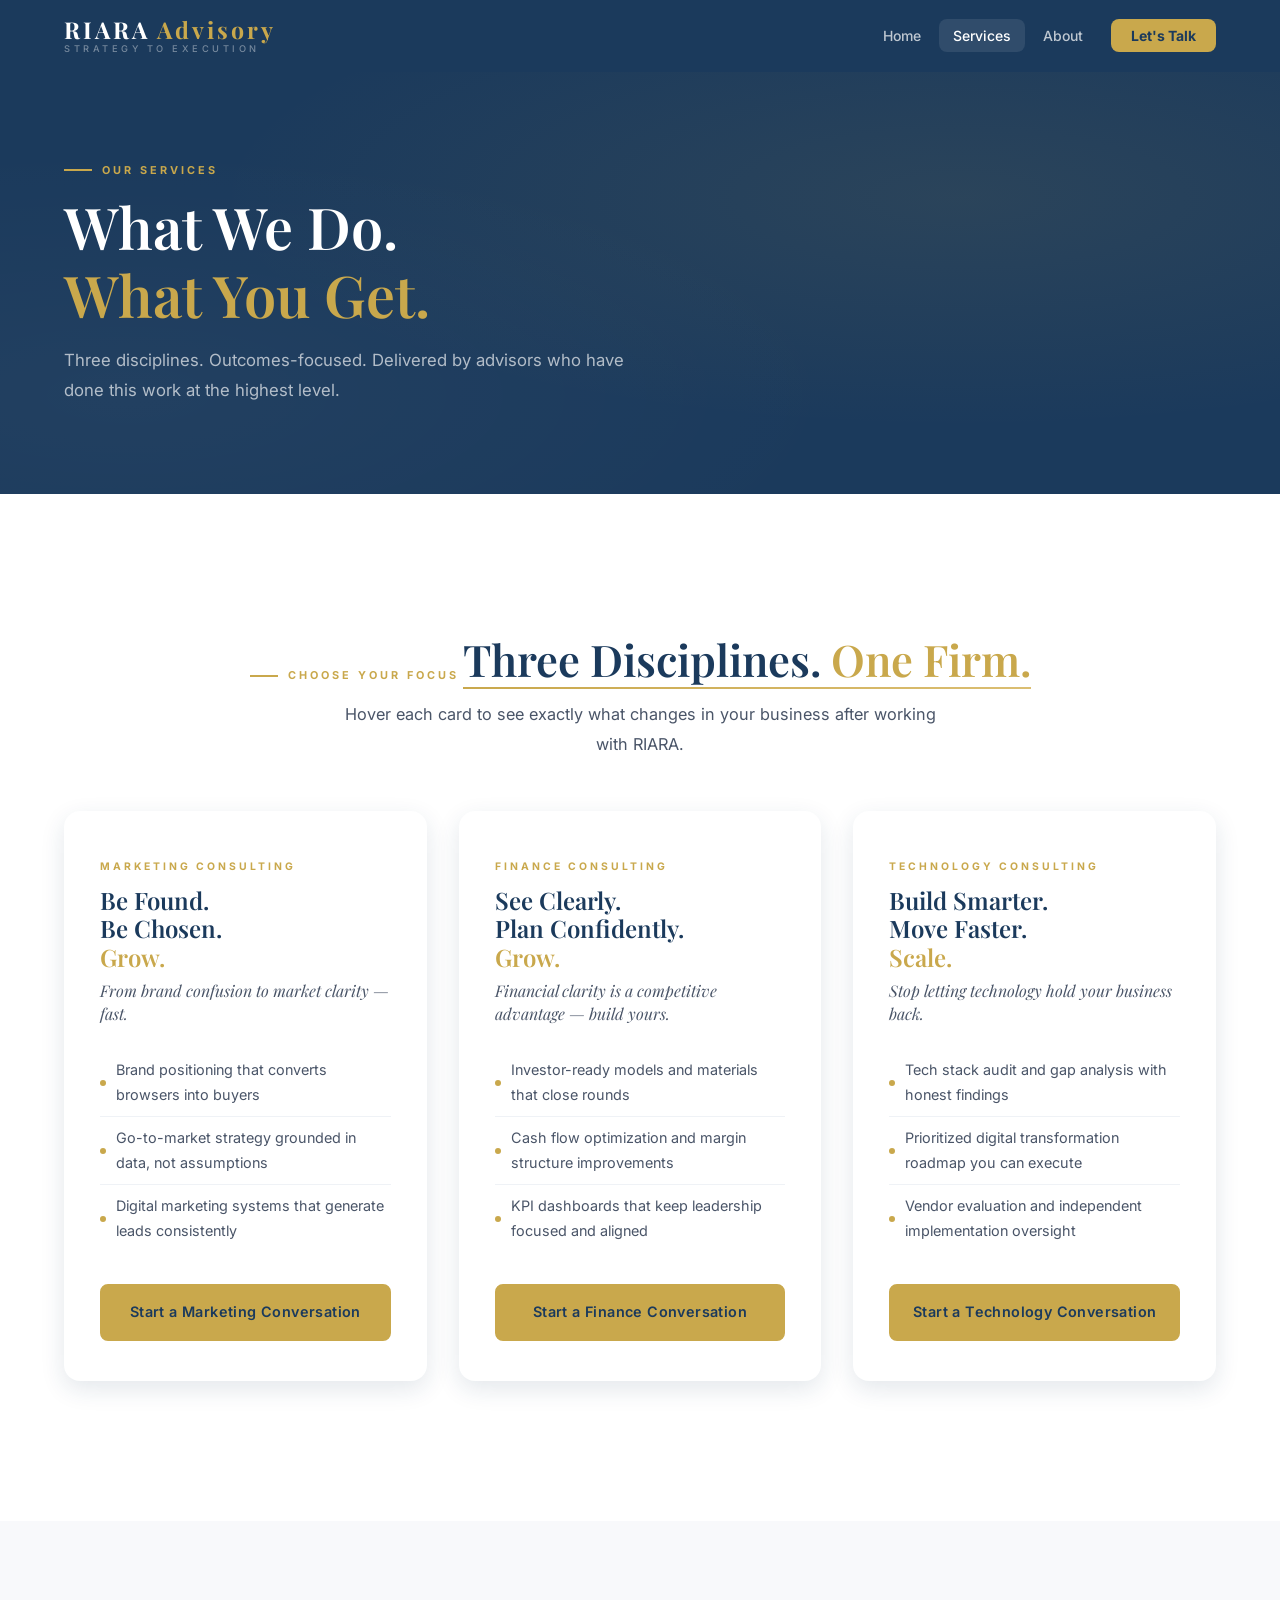
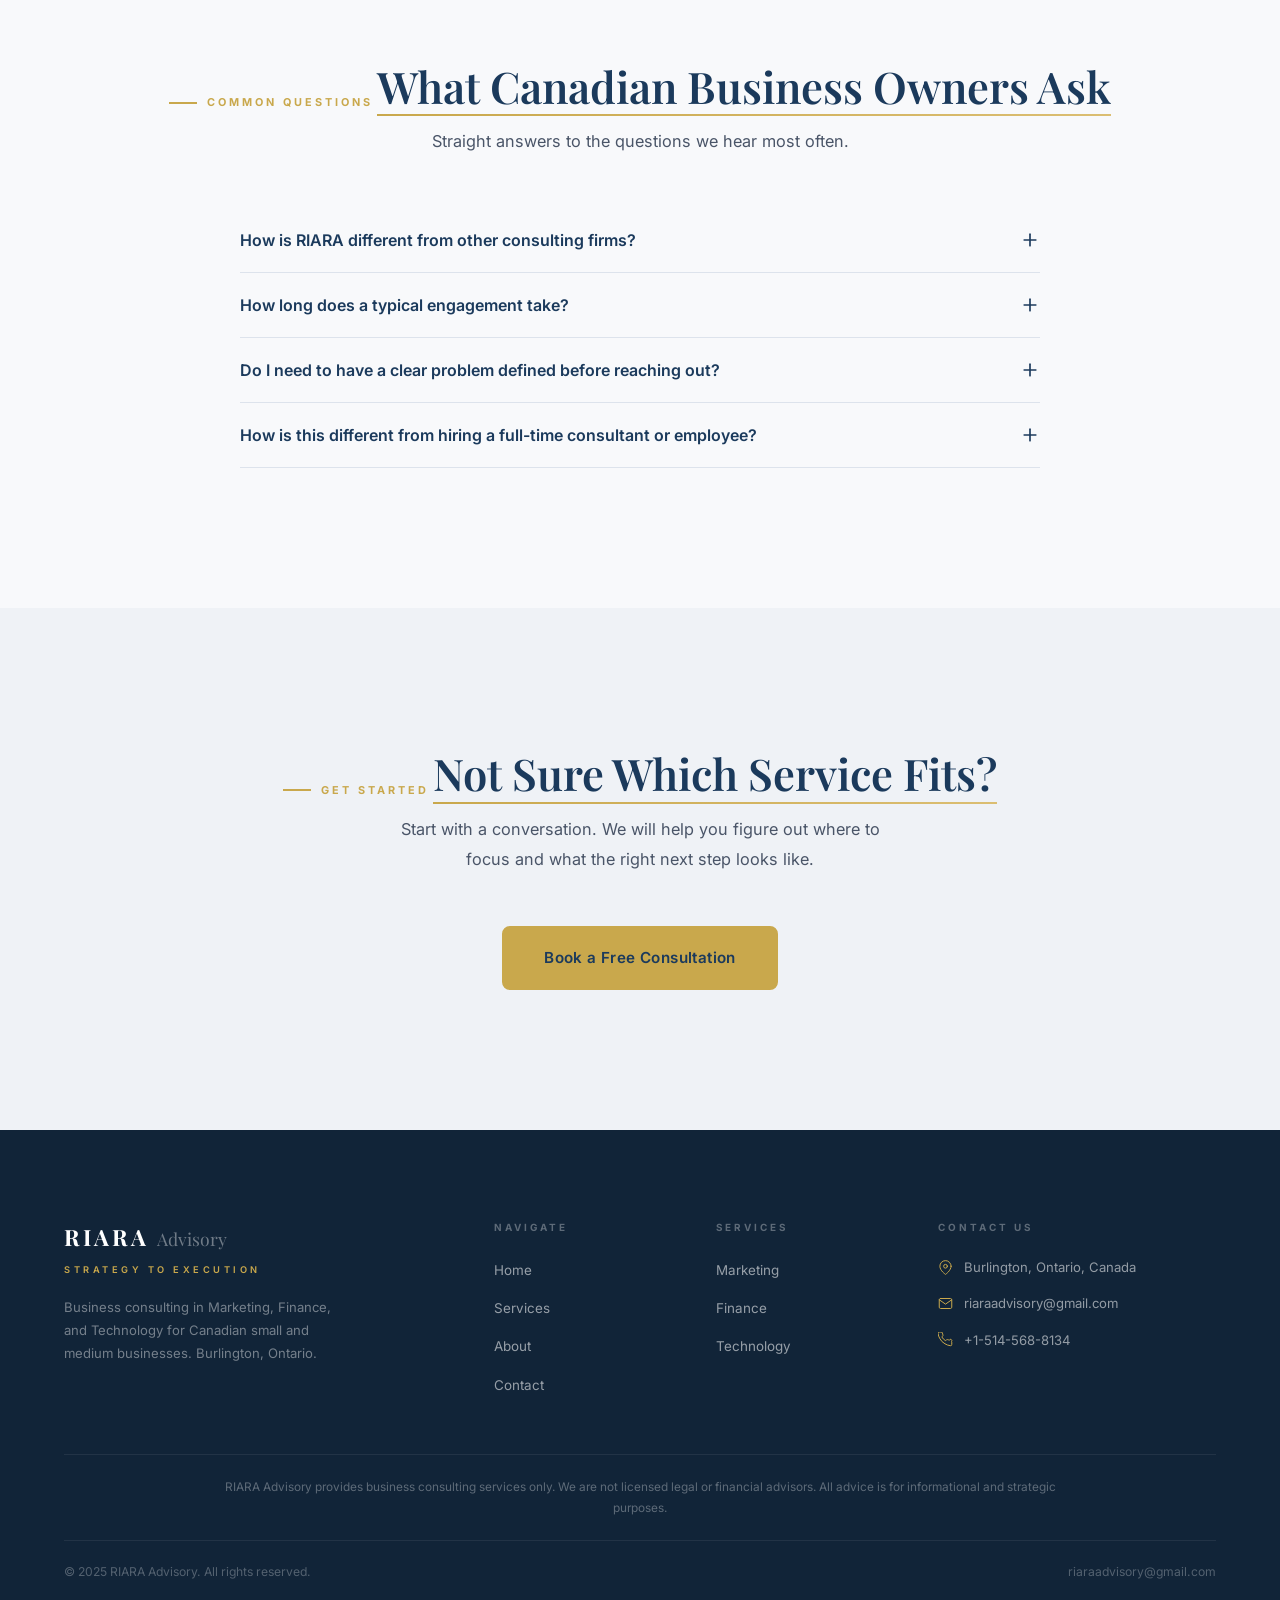
<file: services.html>
<!DOCTYPE html>
<html lang="en">
<head>
  <meta charset="UTF-8" />
  <meta name="viewport" content="width=device-width, initial-scale=1.0" />

  <!-- SEO -->
  <title>Consulting Services Canada | Marketing Finance Technology | RIARA Advisory</title>
  <meta name="description" content="Marketing, Finance, and Technology consulting services for Canadian SMBs. Outcomes-focused engagements delivered by Fortune 500-calibre advisors. Burlington, Ontario." />
  <meta name="keywords" content="marketing consulting Canada, finance consulting Ontario, technology consulting Canada, business consulting services, SMB consulting Burlington, go-to-market strategy Canada" />
  <meta name="robots" content="index, follow" />

  <!-- Geo -->
  <meta name="geo.region" content="CA-ON" />
  <meta name="geo.placename" content="Burlington, Ontario" />

  <!-- Canonical -->
  <link rel="canonical" href="https://riaraadvisory.com/services.html" />

  <!-- Open Graph -->
  <meta property="og:title" content="Consulting Services | RIARA Advisory Canada" />
  <meta property="og:description" content="Marketing, Finance, and Technology consulting for Canadian SMBs. Clear outcomes. Fortune 500 pedigree. Delivered in Burlington, Ontario and across Canada." />
  <meta property="og:url" content="https://riaraadvisory.com/services.html" />
  <meta property="og:type" content="website" />

  <link rel="stylesheet" href="styles.css" />
  <link rel="icon" type="image/svg+xml" href="data:image/svg+xml,%3Csvg xmlns='http://www.w3.org/2000/svg' viewBox='0 0 32 32'%3E%3Crect width='32' height='32' rx='6' fill='%231B3A5C'/%3E%3Ctext x='16' y='22' text-anchor='middle' font-family='Georgia,serif' font-weight='700' font-size='14' fill='%23C9A84C'%3ER%3C/text%3E%3C/svg%3E" />
</head>
<body>

  <!-- ══════════════════════════════════════════════
       NAVIGATION
  ══════════════════════════════════════════════ -->
  <nav class="navbar" role="navigation" aria-label="Main navigation">
    <div class="nav-inner">
      <a href="index.html" class="nav-logo" aria-label="RIARA Advisory — Home">
        <span class="nav-logo-name">RIARA<span> Advisory</span></span>
        <span class="nav-logo-tag">Strategy to Execution</span>
      </a>
      <button class="nav-toggle" aria-label="Toggle navigation" aria-expanded="false">
        <span></span><span></span><span></span>
      </button>
      <ul class="nav-links" role="list">
        <li><a href="index.html">Home</a></li>
        <li><a href="services.html">Services</a></li>
        <li><a href="about.html">About</a></li>
        <li><a href="contact.html" class="nav-cta">Let's Talk</a></li>
      </ul>
    </div>
  </nav>


  <!-- ══════════════════════════════════════════════
       PAGE HEADER
  ══════════════════════════════════════════════ -->
  <header class="page-header" role="banner">
    <div class="container">
      <span class="section-label">Our Services</span>
      <h1>What We Do.<br><em>What You Get.</em></h1>
      <p>Three disciplines. Outcomes-focused. Delivered by advisors who have done this work at the highest level.</p>
    </div>
  </header>


  <!-- ══════════════════════════════════════════════
       SERVICE CARDS
  ══════════════════════════════════════════════ -->
  <section class="section" id="services-overview" aria-labelledby="svc-cards-heading">
    <div class="container">
      <div class="section-header--center reveal">
        <span class="section-label">Choose Your Focus</span>
        <h2 class="section-title gold-underline" id="svc-cards-heading">Three Disciplines. <em>One Firm.</em></h2>
        <p class="section-intro centered">Hover each card to see exactly what changes in your business after working with RIARA.</p>
      </div>
      <div class="services-page-grid">

        <!-- Marketing -->
        <article class="svc-page-card reveal reveal-delay-1" id="marketing">
          <span class="svc-page-label">Marketing Consulting</span>
          <h2>Be Found.<br>Be Chosen.<br><em>Grow.</em></h2>
          <p class="svc-page-outcome">From brand confusion to market clarity — fast.</p>
          <ul class="svc-page-bullets">
            <li>Brand positioning that converts browsers into buyers</li>
            <li>Go-to-market strategy grounded in data, not assumptions</li>
            <li>Digital marketing systems that generate leads consistently</li>
          </ul>
          <a href="contact.html" class="btn btn-primary">Start a Marketing Conversation</a>
          <div class="svc-reveal" aria-hidden="true">
            <p class="svc-reveal-text">"After RIARA: a clear brand, a predictable pipeline, and marketing that works while you focus on your business."</p>
            <a href="contact.html" class="svc-reveal-cta">
              Get Started
              <svg viewBox="0 0 24 24"><line x1="5" y1="12" x2="19" y2="12"/><polyline points="12 5 19 12 12 19"/></svg>
            </a>
          </div>
        </article>

        <!-- Finance -->
        <article class="svc-page-card reveal reveal-delay-2" id="finance">
          <span class="svc-page-label">Finance Consulting</span>
          <h2>See Clearly.<br>Plan Confidently.<br><em>Grow.</em></h2>
          <p class="svc-page-outcome">Financial clarity is a competitive advantage — build yours.</p>
          <ul class="svc-page-bullets">
            <li>Investor-ready models and materials that close rounds</li>
            <li>Cash flow optimization and margin structure improvements</li>
            <li>KPI dashboards that keep leadership focused and aligned</li>
          </ul>
          <a href="contact.html" class="btn btn-primary">Start a Finance Conversation</a>
          <div class="svc-reveal" aria-hidden="true">
            <p class="svc-reveal-text">"After RIARA: a financial model tied to strategy and the confidence to make every major decision."</p>
            <a href="contact.html" class="svc-reveal-cta">
              Get Started
              <svg viewBox="0 0 24 24"><line x1="5" y1="12" x2="19" y2="12"/><polyline points="12 5 19 12 12 19"/></svg>
            </a>
          </div>
        </article>

        <!-- Technology -->
        <article class="svc-page-card reveal reveal-delay-3" id="technology">
          <span class="svc-page-label">Technology Consulting</span>
          <h2>Build Smarter.<br>Move Faster.<br><em>Scale.</em></h2>
          <p class="svc-page-outcome">Stop letting technology hold your business back.</p>
          <ul class="svc-page-bullets">
            <li>Tech stack audit and gap analysis with honest findings</li>
            <li>Prioritized digital transformation roadmap you can execute</li>
            <li>Vendor evaluation and independent implementation oversight</li>
          </ul>
          <a href="contact.html" class="btn btn-primary">Start a Technology Conversation</a>
          <div class="svc-reveal" aria-hidden="true">
            <p class="svc-reveal-text">"After RIARA: a technology foundation built to scale and freedom from the systems slowing you down."</p>
            <a href="contact.html" class="svc-reveal-cta">
              Get Started
              <svg viewBox="0 0 24 24"><line x1="5" y1="12" x2="19" y2="12"/><polyline points="12 5 19 12 12 19"/></svg>
            </a>
          </div>
        </article>

      </div>
    </div>
  </section>


  <!-- ══════════════════════════════════════════════
       FAQ
  ══════════════════════════════════════════════ -->
  <section class="faq-section" aria-labelledby="faq-heading">
    <div class="container">
      <div class="section-header--center reveal">
        <span class="section-label">Common Questions</span>
        <h2 class="section-title gold-underline" id="faq-heading">What Canadian Business Owners Ask</h2>
        <p class="section-intro centered">Straight answers to the questions we hear most often.</p>
      </div>
      <div class="faq-list reveal reveal-delay-1">

        <div class="faq-item">
          <button class="faq-q">
            How is RIARA different from other consulting firms?
            <svg class="faq-icon" viewBox="0 0 24 24"><line x1="12" y1="5" x2="12" y2="19"/><line x1="5" y1="12" x2="19" y2="12"/></svg>
          </button>
          <div class="faq-a">
            <div class="faq-a-inner">
              <p>Most consulting firms offer generalist advisors who rotate across industries. RIARA's core team brings hands-on Fortune 500 experience in the specific disciplines we serve, backed by a curated global network of specialists. You get depth, not breadth — and the right expert for your challenge, not whoever is available.</p>
            </div>
          </div>
        </div>

        <div class="faq-item">
          <button class="faq-q">
            How long does a typical engagement take?
            <svg class="faq-icon" viewBox="0 0 24 24"><line x1="12" y1="5" x2="12" y2="19"/><line x1="5" y1="12" x2="19" y2="12"/></svg>
          </button>
          <div class="faq-a">
            <div class="faq-a-inner">
              <p>Most engagements run 4 to 12 weeks depending on scope and complexity. Every engagement is scoped around your specific outcome — not a standard timeline designed to maximize billable hours. We will tell you upfront what is realistic and why.</p>
            </div>
          </div>
        </div>

        <div class="faq-item">
          <button class="faq-q">
            Do I need to have a clear problem defined before reaching out?
            <svg class="faq-icon" viewBox="0 0 24 24"><line x1="12" y1="5" x2="12" y2="19"/><line x1="5" y1="12" x2="19" y2="12"/></svg>
          </button>
          <div class="faq-a">
            <div class="faq-a-inner">
              <p>Not at all. Many of our best client relationships began with a general sense that something was not working. The first conversation is where we help you identify what the real challenge actually is — and whether RIARA is the right fit to address it.</p>
            </div>
          </div>
        </div>

        <div class="faq-item">
          <button class="faq-q">
            How is this different from hiring a full-time consultant or employee?
            <svg class="faq-icon" viewBox="0 0 24 24"><line x1="12" y1="5" x2="12" y2="19"/><line x1="5" y1="12" x2="19" y2="12"/></svg>
          </button>
          <div class="faq-a">
            <div class="faq-a-inner">
              <p>A senior Marketing, Finance, or Technology hire costs $120,000–$180,000 annually and takes months to onboard. RIARA delivers that calibre of strategic thinking on demand, without the overhead — and you only engage us for exactly what you need, when you need it.</p>
            </div>
          </div>
        </div>

      </div>
    </div>
  </section>


  <!-- ══════════════════════════════════════════════
       CTA
  ══════════════════════════════════════════════ -->
  <section class="cta-band" aria-labelledby="svc-cta-heading">
    <div class="container">
      <div class="reveal">
        <span class="section-label" style="display:inline-flex;justify-content:center;">Get Started</span>
        <h2 class="section-title gold-underline" id="svc-cta-heading">Not Sure Which Service Fits?</h2>
        <p class="section-intro centered">Start with a conversation. We will help you figure out where to focus and what the right next step looks like.</p>
        <div class="cta-actions">
          <a href="contact.html" class="btn btn-primary btn-lg">Book a Free Consultation</a>
        </div>
      </div>
    </div>
  </section>


  <!-- ══════════════════════════════════════════════
       FOOTER
  ══════════════════════════════════════════════ -->
  <footer class="footer" role="contentinfo">
    <div class="footer-main">
      <div class="container">
        <div class="footer-grid">
          <div>
            <div class="footer-brand-logo">
              <span class="footer-brand-name">RIARA<span> </span></span>
              <span class="footer-brand-suffix">Advisory</span>
            </div>
            <div class="footer-brand-tagline">Strategy to Execution</div>
            <p class="footer-brand-desc">Business consulting in Marketing, Finance, and Technology for Canadian small and medium businesses. Burlington, Ontario.</p>
          </div>
          <div>
            <p class="footer-col-head">Navigate</p>
            <ul class="footer-nav-links" role="list">
              <li><a href="index.html">Home</a></li>
              <li><a href="services.html">Services</a></li>
              <li><a href="about.html">About</a></li>
              <li><a href="contact.html">Contact</a></li>
            </ul>
          </div>
          <div>
            <p class="footer-col-head">Services</p>
            <ul class="footer-nav-links" role="list">
              <li><a href="#marketing">Marketing</a></li>
              <li><a href="#finance">Finance</a></li>
              <li><a href="#technology">Technology</a></li>
            </ul>
          </div>
          <div>
            <p class="footer-col-head">Contact Us</p>
            <div class="footer-contact-item">
              <svg viewBox="0 0 24 24" aria-hidden="true"><path d="M21 10c0 7-9 13-9 13s-9-6-9-13a9 9 0 0118 0z"/><circle cx="12" cy="10" r="3"/></svg>
              <span>Burlington, Ontario, Canada</span>
            </div>
            <div class="footer-contact-item">
              <svg viewBox="0 0 24 24" aria-hidden="true"><path d="M4 4h16c1.1 0 2 .9 2 2v12c0 1.1-.9 2-2 2H4c-1.1 0-2-.9-2-2V6c0-1.1.9-2 2-2z"/><polyline points="22,6 12,13 2,6"/></svg>
              <a href="mailto:riaraadvisory@gmail.com">riaraadvisory@gmail.com</a>
            </div>
            <div class="footer-contact-item">
              <svg viewBox="0 0 24 24" aria-hidden="true"><path d="M22 16.92v3a2 2 0 01-2.18 2 19.79 19.79 0 01-8.63-3.07A19.5 19.5 0 013.07 10.8 19.79 19.79 0 01.1 2.14 2 2 0 012.11 0h3a2 2 0 012 1.72 12.84 12.84 0 00.7 2.81 2 2 0 01-.45 2.11L6.09 7.91a16 16 0 006 6l1.27-1.27a2 2 0 012.11-.45 12.84 12.84 0 002.81.7A2 2 0 0122 14.92z"/></svg>
              <a href="tel:+15145688134">+1-514-568-8134</a>
            </div>
          </div>
        </div>
      </div>
    </div>
    <div class="container">
      <hr class="footer-hr" />
      <div class="footer-disclaimer">
        <p>RIARA Advisory provides business consulting services only. We are not licensed legal or financial advisors. All advice is for informational and strategic purposes.</p>
      </div>
      <div class="footer-bottom">
        <p>&copy; 2025 RIARA Advisory. All rights reserved.</p>
        <a href="mailto:riaraadvisory@gmail.com">riaraadvisory@gmail.com</a>
      </div>
    </div>
  </footer>

  <!-- Mobile Sticky CTA -->
  <div class="mobile-sticky-cta" aria-label="Mobile call to action">
    <a href="contact.html">Get a Free Consultation</a>
  </div>

  <script src="script.js"></script>
</body>
</html>
</file>
<file: styles.css>
/* ============================================================
   RIARA ADVISORY — styles.css  (v2 — optimized)
   Palette: Navy #1B3A5C  |  Gold #C9A84C  |  White #FFFFFF
   ============================================================ */

@import url('https://fonts.googleapis.com/css2?family=Playfair+Display:ital,wght@0,400;0,600;0,700;1,400;1,600&family=Inter:wght@300;400;500;600;700&display=swap');

/* ── Variables ─────────────────────────────────────────── */
:root {
  --navy:        #1B3A5C;
  --navy-dark:   #112438;
  --navy-mid:    #234b78;
  --gold:        #C9A84C;
  --gold-light:  #dbbe72;
  --gold-dark:   #a8882e;
  --white:       #FFFFFF;
  --off-white:   #F8F9FB;
  --light-gray:  #EFF2F6;
  --mid-gray:    #DDE3EC;
  --text-dark:   #16202E;
  --text-mid:    #4A5568;
  --text-light:  #718096;

  --ff-display: 'Playfair Display', Georgia, serif;
  --ff-body:    'Inter', -apple-system, BlinkMacSystemFont, 'Segoe UI', sans-serif;

  --max-w:     1200px;
  --pad-x:     24px;
  --nav-h:     72px;

  --sp-xs:   8px;
  --sp-sm:   16px;
  --sp-md:   32px;
  --sp-lg:   64px;
  --sp-xl:   140px;   /* doubled for premium whitespace */

  --radius:    8px;
  --radius-lg: 16px;

  --shadow-sm: 0 2px 8px  rgba(27,58,92,.07);
  --shadow-md: 0 8px 24px rgba(27,58,92,.12);
  --shadow-lg: 0 24px 64px rgba(27,58,92,.16);
  --shadow-xl: 0 32px 80px rgba(27,58,92,.22);

  --ease: .3s ease;
}

/* ── Reset ──────────────────────────────────────────────── */
*,*::before,*::after { box-sizing:border-box; margin:0; padding:0; }
html { scroll-behavior:smooth; font-size:16px; }
body {
  font-family: var(--ff-body);
  color: var(--text-dark);
  background: var(--white);
  line-height: 1.7;
  -webkit-font-smoothing: antialiased;
}
img { max-width:100%; height:auto; display:block; }
a   { color:inherit; text-decoration:none; }
ul  { list-style:none; }
button { cursor:pointer; border:none; background:none; font-family:inherit; }

/* ── Typography ─────────────────────────────────────────── */
h1,h2,h3,h4 {
  font-family: var(--ff-display);
  line-height: 1.18;
  font-weight: 600;
  color: var(--navy);
}
h1 { font-size: clamp(2.2rem, 4.8vw, 3.6rem); }
h2 { font-size: clamp(1.8rem, 3.4vw, 2.8rem); }
h3 { font-size: clamp(1.2rem, 2.2vw, 1.65rem); }
h4 { font-size: 1.05rem; font-family: var(--ff-body); font-weight: 700; }
p  { color: var(--text-mid); line-height: 1.85; }
em { font-style:normal; color: var(--gold); }

/* ── Layout helpers ─────────────────────────────────────── */
.container {
  max-width: var(--max-w);
  margin: 0 auto;
  padding: 0 var(--pad-x);
}
.section { padding: var(--sp-xl) 0; }
.section--alt   { background: var(--off-white); }
.section--light { background: var(--light-gray); }
.section--navy  {
  background: var(--navy);
  position: relative;
  overflow: hidden;
}
.section--navy::before {
  content: '';
  position: absolute;
  inset: 0;
  background-image:
    linear-gradient(rgba(255,255,255,.022) 1px, transparent 1px),
    linear-gradient(90deg, rgba(255,255,255,.022) 1px, transparent 1px);
  background-size: 72px 72px;
  pointer-events: none;
}
.section--navy .container { position:relative; z-index:1; }

.section-label {
  display: inline-flex;
  align-items: center;
  gap: 10px;
  font-size: .68rem;
  font-weight: 700;
  letter-spacing: 3px;
  text-transform: uppercase;
  color: var(--gold);
  margin-bottom: 14px;
}
.section-label::before {
  content: '';
  display: block;
  width: 28px;
  height: 2px;
  background: var(--gold);
  flex-shrink: 0;
}
.section-title { margin-bottom: 14px; }
.section-intro {
  font-size: 1.02rem;
  color: var(--text-mid);
  max-width: 620px;
  line-height: 1.85;
  margin-bottom: 52px;
}
.section-intro.centered { margin-inline: auto; text-align: center; }
.section-header--center { text-align: center; }
.section-header--center .section-label { justify-content: center; }
.section-header--center .section-intro { margin-inline: auto; }
.text-center { text-align: center; }

/* ── Buttons ────────────────────────────────────────────── */
.btn {
  display: inline-flex;
  align-items: center;
  justify-content: center;
  gap: 8px;
  padding: 14px 32px;
  border-radius: var(--radius);
  font-family: var(--ff-body);
  font-size: .9rem;
  font-weight: 600;
  letter-spacing: .4px;
  transition: all var(--ease);
  border: 2px solid transparent;
  white-space: nowrap;
}
.btn-primary {
  background: var(--gold);
  color: var(--navy);
  border-color: var(--gold);
}
.btn-primary:hover {
  background: var(--gold-dark);
  border-color: var(--gold-dark);
  transform: translateY(-2px);
  box-shadow: 0 8px 28px rgba(201,168,76,.42);
}
.btn-secondary {
  background: transparent;
  color: var(--white);
  border-color: rgba(255,255,255,.5);
}
.btn-secondary:hover {
  background: var(--white);
  border-color: var(--white);
  color: var(--navy);
  transform: translateY(-2px);
}
.btn-outline {
  background: transparent;
  color: var(--navy);
  border-color: var(--navy);
}
.btn-outline:hover {
  background: var(--navy);
  color: var(--white);
  transform: translateY(-2px);
}
.btn-lg { padding: 17px 40px; font-size: .95rem; }

/* ── Gold underline animation ───────────────────────────── */
.gold-underline {
  position: relative;
  display: inline-block;
}
.gold-underline::after {
  content: '';
  position: absolute;
  bottom: -4px;
  left: 0;
  width: 0;
  height: 2px;
  background: linear-gradient(90deg, var(--gold), var(--gold-light));
  transition: width .5s cubic-bezier(.4,0,.2,1);
}
.gold-underline:hover::after { width: 100%; }
.gold-underline.visible::after { width: 100%; transition-delay: .25s; }


/* ============================================================
   NAVIGATION
   ============================================================ */
.navbar {
  position: fixed;
  top: 0; left: 0; right: 0;
  z-index: 1000;
  height: var(--nav-h);
  background: var(--navy);
  transition: box-shadow var(--ease);
}
.navbar.scrolled { box-shadow: 0 4px 28px rgba(0,0,0,.2); }

.nav-inner {
  max-width: var(--max-w);
  margin: 0 auto;
  padding: 0 var(--pad-x);
  height: 100%;
  display: flex;
  align-items: center;
  justify-content: space-between;
}
.nav-logo { display:flex; flex-direction:column; line-height:1; gap:3px; }
.nav-logo-name {
  font-family: var(--ff-display);
  font-size: 1.45rem;
  font-weight: 700;
  color: var(--white);
  letter-spacing: 3px;
}
.nav-logo-name span { color: var(--gold); }
.nav-logo-tag {
  font-size: .58rem;
  font-weight: 500;
  letter-spacing: 3.5px;
  text-transform: uppercase;
  color: rgba(255,255,255,.4);
}
.nav-links {
  display: flex;
  align-items: center;
  gap: 4px;
}
.nav-links a {
  font-size: .875rem;
  font-weight: 500;
  color: rgba(255,255,255,.72);
  padding: 8px 14px;
  border-radius: var(--radius);
  transition: all var(--ease);
}
.nav-links a:hover,
.nav-links a.active {
  color: var(--white);
  background: rgba(255,255,255,.09);
}
.nav-links .nav-cta {
  background: var(--gold);
  color: var(--navy);
  padding: 8px 20px;
  margin-left: 10px;
  font-weight: 700;
}
.nav-links .nav-cta:hover {
  background: var(--gold-dark);
  color: var(--navy);
  box-shadow: 0 4px 16px rgba(201,168,76,.4);
}
.nav-toggle {
  display: none;
  flex-direction: column;
  justify-content: space-between;
  width: 26px;
  height: 18px;
  padding: 0;
}
.nav-toggle span {
  display: block;
  height: 2px;
  background: var(--white);
  border-radius: 2px;
  transition: all var(--ease);
}
.nav-toggle.open span:nth-child(1) { transform: rotate(45deg) translate(5px,6px); }
.nav-toggle.open span:nth-child(2) { opacity:0; }
.nav-toggle.open span:nth-child(3) { transform: rotate(-45deg) translate(5px,-6px); }


/* ============================================================
   PAGE HEADER (interior pages)
   ============================================================ */
.page-header {
  padding: calc(var(--nav-h) + 80px) 0 88px;
  background: var(--navy);
  position: relative;
  overflow: hidden;
}
.page-header::after {
  content: '';
  position: absolute;
  inset: 0;
  background:
    radial-gradient(ellipse at 75% 40%, rgba(201,168,76,.09) 0%, transparent 55%),
    radial-gradient(ellipse at 10% 80%, rgba(255,255,255,.03) 0%, transparent 45%);
  pointer-events: none;
}
.page-header .container { position:relative; z-index:1; }
.page-header .section-label { color: var(--gold); }
.page-header h1 { color: var(--white); max-width: 700px; margin-bottom: 16px; }
.page-header p  { color: rgba(255,255,255,.66); max-width: 560px; font-size: 1.05rem; line-height: 1.8; }


/* ============================================================
   HERO — animated gradient + geometric overlay
   ============================================================ */
.hero {
  min-height: 100vh;
  display: flex;
  align-items: center;
  position: relative;
  overflow: hidden;
  padding-top: var(--nav-h);
  background: linear-gradient(-45deg, #0d1e2e, #1B3A5C, #0f2a45, #162f50);
  background-size: 400% 400%;
  animation: heroGradient 18s ease infinite;
}
@keyframes heroGradient {
  0%   { background-position: 0%   50%; }
  50%  { background-position: 100% 50%; }
  100% { background-position: 0%   50%; }
}

.hero-geo-pattern {
  position: absolute;
  inset: 0;
  background-image:
    repeating-linear-gradient(
      45deg,
      rgba(201,168,76,.038) 0px, rgba(201,168,76,.038) 1px,
      transparent 1px, transparent 52px
    ),
    repeating-linear-gradient(
      -45deg,
      rgba(255,255,255,.018) 0px, rgba(255,255,255,.018) 1px,
      transparent 1px, transparent 52px
    );
  animation: geoFloat 22s linear infinite;
}
@keyframes geoFloat {
  0%   { background-position: 0 0, 0 0; }
  100% { background-position: 52px 52px, -52px 52px; }
}

.hero-radial {
  position: absolute;
  inset: 0;
  background:
    radial-gradient(ellipse at 70% 20%, rgba(201,168,76,.11) 0%, transparent 48%),
    radial-gradient(ellipse at 10% 85%, rgba(255,255,255,.04) 0%, transparent 40%);
  pointer-events: none;
}

.hero-content {
  position: relative;
  z-index: 1;
  max-width: 740px;
  padding: 80px 0 60px;
}
.hero-eyebrow {
  display: inline-flex;
  align-items: center;
  gap: 12px;
  font-size: .68rem;
  font-weight: 700;
  letter-spacing: 3.5px;
  text-transform: uppercase;
  color: var(--gold);
  margin-bottom: 28px;
}
.hero-eyebrow::before {
  content: '';
  display: block;
  width: 36px; height: 2px;
  background: var(--gold);
}
.hero h1 {
  color: var(--white);
  font-size: clamp(2.6rem, 5.5vw, 4rem);
  font-weight: 700;
  line-height: 1.08;
  margin-bottom: 22px;
}
.hero-sub {
  font-size: 1.08rem;
  color: rgba(255,255,255,.68);
  line-height: 1.75;
  max-width: 560px;
  margin-bottom: 44px;
}
.hero-actions { display:flex; gap:16px; flex-wrap:wrap; }

.hero-scroll {
  position: absolute;
  bottom: 36px;
  left: 50%;
  transform: translateX(-50%);
  display: flex;
  flex-direction: column;
  align-items: center;
  gap: 6px;
  color: rgba(255,255,255,.28);
  font-size: .6rem;
  letter-spacing: 2px;
  text-transform: uppercase;
  animation: scrollBounce 2.4s ease-in-out infinite;
}
.hero-scroll svg {
  width: 18px; height: 18px;
  stroke: rgba(255,255,255,.28); fill:none; stroke-width:2;
}
@keyframes scrollBounce {
  0%,100% { transform: translateX(-50%) translateY(0); }
  55%      { transform: translateX(-50%) translateY(8px); }
}


/* ============================================================
   STATS BAR
   ============================================================ */
.stats-bar {
  background: var(--navy-dark);
  padding: 48px 0;
  border-top: 1px solid rgba(255,255,255,.05);
  border-bottom: 1px solid rgba(255,255,255,.05);
}
.stats-bar-grid {
  display: grid;
  grid-template-columns: repeat(4,1fr);
  gap: 0;
  text-align: center;
}
.stat-bar-item {
  padding: 4px 24px;
  border-right: 1px solid rgba(255,255,255,.07);
}
.stat-bar-item:last-child { border-right: none; }
.stat-bar-num {
  display: block;
  font-family: var(--ff-display);
  font-size: clamp(2rem, 3.5vw, 2.8rem);
  font-weight: 700;
  color: var(--gold);
  line-height: 1;
  margin-bottom: 6px;
}
.stat-bar-label {
  display: block;
  font-size: .65rem;
  font-weight: 600;
  letter-spacing: 2.5px;
  text-transform: uppercase;
  color: rgba(255,255,255,.45);
}


/* ============================================================
   MAPLE DIVIDER
   ============================================================ */
.maple-divider {
  display: flex;
  align-items: center;
  gap: 14px;
  padding: 0;
  margin: 0 auto;
  max-width: var(--max-w);
  padding-inline: var(--pad-x);
}
.maple-divider::before,
.maple-divider::after {
  content: '';
  flex: 1;
  height: 1px;
  background: linear-gradient(90deg, transparent, rgba(201,168,76,.28), transparent);
}
.maple-leaf-icon {
  width: 16px; height: 16px;
  fill: var(--gold);
  opacity: .5;
  flex-shrink: 0;
}


/* ============================================================
   SERVICES OVERVIEW CARDS (homepage + services page)
   ============================================================ */
.services-grid {
  display: grid;
  grid-template-columns: repeat(3,1fr);
  gap: 28px;
}

.svc-card {
  background: var(--white);
  border-radius: var(--radius-lg);
  padding: 40px 32px 36px;
  box-shadow: var(--shadow-md);
  border-top: 3px solid transparent;
  transition: all .38s ease;
  position: relative;
  overflow: hidden;   /* needed for reveal overlay */
}
.svc-card:hover {
  transform: translateY(-10px);
  box-shadow: var(--shadow-xl);
  border-top-color: var(--gold);
}

.svc-icon {
  width: 52px; height: 52px;
  background: rgba(27,58,92,.07);
  border-radius: 12px;
  display: flex;
  align-items: center;
  justify-content: center;
  margin-bottom: 22px;
  transition: background var(--ease);
}
.svc-card:hover .svc-icon { background: rgba(201,168,76,.14); }
.svc-icon svg {
  width: 26px; height: 26px;
  stroke: var(--navy); fill:none; stroke-width:1.6;
  stroke-linecap:round; stroke-linejoin:round;
  transition: stroke var(--ease);
}
.svc-card:hover .svc-icon svg { stroke: var(--gold-dark); }
.svc-card h3 { font-size: 1.3rem; margin-bottom: 12px; }
.svc-card p  { font-size: .93rem; margin-bottom: 22px; }
.svc-link {
  display: inline-flex;
  align-items: center;
  gap: 6px;
  font-size: .82rem;
  font-weight: 700;
  color: var(--gold-dark);
  transition: gap var(--ease);
}
.svc-link:hover { gap: 10px; }
.svc-link svg {
  width: 14px; height: 14px;
  stroke: var(--gold-dark); fill:none; stroke-width:2.2;
  stroke-linecap:round; stroke-linejoin:round;
}

/* ── Service Card Hover Reveal ──────────────────────────── */
.svc-reveal {
  position: absolute;
  inset: 0;
  background: var(--navy);
  display: flex;
  flex-direction: column;
  align-items: center;
  justify-content: center;
  padding: 32px;
  opacity: 0;
  transform: translateY(6px);
  transition: opacity .35s ease, transform .35s ease;
  pointer-events: none;
}
.svc-card:hover .svc-reveal {
  opacity: 1;
  transform: translateY(0);
  pointer-events: auto;
}
.svc-reveal-text {
  font-family: var(--ff-display);
  font-size: 1.08rem;
  font-style: italic;
  color: var(--white);
  text-align: center;
  line-height: 1.55;
  margin-bottom: 20px;
}
.svc-reveal-cta {
  display: inline-flex;
  align-items: center;
  gap: 6px;
  font-size: .78rem;
  font-weight: 700;
  color: var(--gold);
  letter-spacing: 1.5px;
  text-transform: uppercase;
  transition: gap var(--ease);
}
.svc-reveal-cta:hover { gap: 10px; }
.svc-reveal-cta svg {
  width: 14px; height: 14px;
  stroke: var(--gold); fill:none; stroke-width:2.2;
  stroke-linecap:round; stroke-linejoin:round;
}


/* ============================================================
   SERVICES PAGE — condensed card layout
   ============================================================ */
.services-page-grid {
  display: grid;
  grid-template-columns: repeat(3,1fr);
  gap: 32px;
}

.svc-page-card {
  background: var(--white);
  border-radius: var(--radius-lg);
  padding: 44px 36px 40px;
  box-shadow: var(--shadow-md);
  border-top: 3px solid transparent;
  transition: all .38s ease;
  position: relative;
  overflow: hidden;
  display: flex;
  flex-direction: column;
}
.svc-page-card:hover {
  transform: translateY(-8px);
  box-shadow: var(--shadow-xl);
  border-top-color: var(--gold);
}
.svc-page-label {
  font-size: .65rem;
  font-weight: 700;
  letter-spacing: 3px;
  text-transform: uppercase;
  color: var(--gold);
  display: block;
  margin-bottom: 10px;
}
.svc-page-card h2 { font-size: 1.5rem; margin-bottom: 8px; }
.svc-page-outcome {
  font-family: var(--ff-display);
  font-style: italic;
  font-size: 1rem;
  color: var(--text-mid);
  margin-bottom: 24px;
  line-height: 1.45;
}
.svc-page-bullets {
  list-style: none;
  margin-bottom: 32px;
  flex: 1;
}
.svc-page-bullets li {
  display: flex;
  align-items: center;
  gap: 10px;
  font-size: .9rem;
  color: var(--text-mid);
  padding: 9px 0;
  border-bottom: 1px solid var(--light-gray);
}
.svc-page-bullets li:last-child { border-bottom: none; }
.svc-page-bullets li::before {
  content: '';
  display: block;
  width: 6px; height: 6px; min-width: 6px;
  background: var(--gold);
  border-radius: 50%;
}


/* ============================================================
   WHY RIARA
   ============================================================ */
.why-grid {
  display: grid;
  grid-template-columns: repeat(3,1fr);
  gap: 48px;
}
.why-item {
  position: relative;
  background: var(--white);
  border-radius: var(--radius-lg);
  padding: 40px 32px;
  box-shadow: var(--shadow-md);
  transition: all .4s ease;
}
.why-item:hover {
  transform: translateY(-6px);
  box-shadow: var(--shadow-xl);
}
.why-num {
  font-family: var(--ff-display);
  font-size: 4.5rem;
  font-weight: 700;
  color: rgba(27,58,92,.05);
  line-height: 1;
  margin-bottom: -20px;
  user-select: none;
  transition: color .4s ease;
}
.why-item:hover .why-num { color: rgba(201,168,76,.1); }
.why-icon-wrap {
  width: 62px; height: 62px;
  background: var(--navy);
  border-radius: 16px;
  display: flex;
  align-items: center;
  justify-content: center;
  margin-bottom: 22px;
  transition: all .35s ease;
}
.why-item:hover .why-icon-wrap {
  background: var(--gold);
  transform: rotate(-6deg) scale(1.05);
}
.why-icon-wrap svg {
  width: 30px; height: 30px;
  stroke: var(--white); fill:none; stroke-width:1.5;
  stroke-linecap:round; stroke-linejoin:round;
  transition: stroke var(--ease);
}
.why-item:hover .why-icon-wrap svg { stroke: var(--navy); }
.why-item h3 { font-size: 1.2rem; margin-bottom: 12px; }
.why-item p  { font-size: .92rem; line-height: 1.82; }


/* ============================================================
   TESTIMONIALS
   ============================================================ */
.testimonials { background: var(--off-white); }

.testimonial-wrap {
  max-width: 760px;
  margin: 0 auto;
  text-align: center;
}
.testimonial-track {
  position: relative;
  min-height: 180px;
  margin-bottom: 40px;
}
.testimonial-card {
  position: absolute;
  inset: 0;
  opacity: 0;
  transform: translateX(20px);
  transition: opacity .6s ease, transform .6s ease;
  pointer-events: none;
  display: flex;
  flex-direction: column;
  align-items: center;
  justify-content: center;
  padding: 8px;
}
.testimonial-card.active {
  opacity: 1;
  transform: translateX(0);
  pointer-events: auto;
}
.testimonial-card blockquote {
  font-family: var(--ff-display);
  font-size: clamp(1rem, 2vw, 1.25rem);
  font-style: italic;
  color: var(--navy);
  line-height: 1.7;
  margin-bottom: 20px;
  position: relative;
}
.testimonial-card blockquote::before {
  content: '\201C';
  font-size: 4rem;
  color: var(--gold);
  opacity: .25;
  line-height: 0;
  vertical-align: -.6em;
  margin-right: 4px;
}
.testimonial-card cite {
  font-style: normal;
  font-size: .75rem;
  font-weight: 700;
  letter-spacing: 2px;
  text-transform: uppercase;
  color: var(--gold-dark);
}
.testimonial-dots {
  display: flex;
  gap: 8px;
  justify-content: center;
}
.dot {
  width: 8px; height: 8px;
  border-radius: 4px;
  background: var(--mid-gray);
  border: none;
  padding: 0;
  cursor: pointer;
  transition: all var(--ease);
}
.dot.active {
  background: var(--gold);
  width: 28px;
}


/* ============================================================
   CREDIBILITY / STATS (homepage dark section)
   ============================================================ */
.cred-grid {
  display: grid;
  grid-template-columns: 1fr 1fr;
  gap: 72px;
  align-items: center;
}
.cred-text .section-title { color: var(--white); }
.cred-text p { color: rgba(255,255,255,.68); margin-bottom: 20px; font-size: .97rem; line-height: 1.82; }
.stats-grid {
  display: grid;
  grid-template-columns: 1fr 1fr;
  gap: 24px;
}
.stat-card {
  background: rgba(255,255,255,.05);
  border: 1px solid rgba(255,255,255,.08);
  border-radius: var(--radius-lg);
  padding: 32px 24px;
  text-align: center;
  transition: all var(--ease);
}
.stat-card:hover {
  background: rgba(201,168,76,.1);
  border-color: rgba(201,168,76,.3);
  transform: translateY(-3px);
}
.stat-val {
  font-family: var(--ff-display);
  font-size: 2.4rem;
  font-weight: 700;
  color: var(--gold);
  line-height: 1;
  margin-bottom: 8px;
}
.stat-label { font-size: .8rem; color: rgba(255,255,255,.5); line-height: 1.45; }


/* ============================================================
   HOMEPAGE CTA BAND
   ============================================================ */
.cta-band {
  padding: var(--sp-xl) 0;
  background: var(--light-gray);
  text-align: center;
}
.cta-band .section-title { max-width: 640px; margin-inline: auto; margin-bottom: 14px; }
.cta-band .section-intro  { max-width: 520px; }
.cta-band .cta-actions { display:flex; gap:16px; justify-content:center; flex-wrap:wrap; }


/* ============================================================
   FAQ SECTION
   ============================================================ */
.faq-section { padding: var(--sp-xl) 0; background: var(--off-white); }
.faq-list { max-width: 800px; margin: 0 auto; }
.faq-item { border-bottom: 1px solid var(--mid-gray); }
.faq-q {
  width: 100%;
  text-align: left;
  padding: 22px 0;
  font-size: 1rem;
  font-weight: 600;
  color: var(--navy);
  background: none;
  border: none;
  cursor: pointer;
  display: flex;
  align-items: center;
  justify-content: space-between;
  gap: 16px;
  font-family: var(--ff-body);
  transition: color var(--ease);
}
.faq-q:hover { color: var(--gold-dark); }
.faq-icon {
  width: 20px; height: 20px; min-width: 20px;
  stroke: currentColor; fill:none; stroke-width:2;
  stroke-linecap:round; stroke-linejoin:round;
  transition: transform .35s ease;
}
.faq-item.open .faq-icon { transform: rotate(45deg); }
.faq-item.open .faq-q { color: var(--gold-dark); }
.faq-a {
  max-height: 0;
  overflow: hidden;
  transition: max-height .42s ease, padding .42s ease;
}
.faq-item.open .faq-a { max-height: 300px; }
.faq-a-inner { padding: 0 0 22px; }
.faq-a-inner p { font-size: .94rem; line-height: 1.82; }


/* ============================================================
   ABOUT PAGE
   ============================================================ */
.about-story-grid {
  display: grid;
  grid-template-columns: 1fr 1fr;
  gap: 80px;
  align-items: center;
}
.story-body p { font-size: .97rem; margin-bottom: 20px; }
.story-body p:last-child { margin-bottom: 0; }
.story-accent { width: 56px; height: 4px; background: var(--gold); margin-bottom: 32px; border-radius: 2px; }

.quote-card {
  background: var(--navy);
  border-radius: var(--radius-lg);
  padding: 52px 48px;
  position: relative;
  overflow: hidden;
  box-shadow: var(--shadow-xl);
}
.quote-card::before {
  content: '\201C';
  font-family: var(--ff-display);
  font-size: 9rem;
  color: var(--gold);
  opacity: .16;
  position: absolute;
  top: -18px; left: 28px;
  line-height: 1;
  pointer-events: none;
}
.quote-card blockquote {
  font-family: var(--ff-display);
  font-size: 1.3rem;
  font-style: italic;
  color: var(--white);
  line-height: 1.65;
  position: relative;
  z-index: 1;
}
.quote-card cite {
  display: block;
  margin-top: 24px;
  font-style: normal;
  font-size: .75rem;
  font-weight: 700;
  letter-spacing: 2px;
  text-transform: uppercase;
  color: var(--gold);
}

/* ── CSS Timeline ───────────────────────────────────────── */
.timeline {
  position: relative;
  padding-left: 48px;
  margin-top: 0;
}
.timeline::before {
  content: '';
  position: absolute;
  left: 14px;
  top: 8px;
  bottom: 8px;
  width: 2px;
  background: linear-gradient(to bottom, var(--gold) 0%, var(--navy-mid) 100%);
  border-radius: 1px;
}
.timeline-item {
  position: relative;
  margin-bottom: 48px;
}
.timeline-item:last-child { margin-bottom: 0; }
.timeline-dot {
  position: absolute;
  left: -40px;
  top: 5px;
  width: 14px; height: 14px;
  border-radius: 50%;
  background: var(--gold);
  border: 3px solid var(--white);
  box-shadow: 0 0 0 3px var(--gold);
}
.timeline-era {
  font-size: .65rem;
  font-weight: 700;
  letter-spacing: 2.5px;
  text-transform: uppercase;
  color: var(--gold-dark);
  margin-bottom: 5px;
  display: block;
}
.timeline-title {
  font-family: var(--ff-display);
  font-size: 1.15rem;
  font-weight: 600;
  color: var(--navy);
  margin-bottom: 6px;
}
.timeline-desc { font-size: .9rem; color: var(--text-mid); line-height: 1.72; }

/* ── Values Simple ──────────────────────────────────────── */
.values-simple {
  display: grid;
  grid-template-columns: repeat(3,1fr);
  gap: 28px;
  margin-top: 64px;
}
.value-simple-card {
  background: var(--navy);
  border-radius: var(--radius-lg);
  padding: 40px 32px;
  text-align: center;
  transition: all var(--ease);
}
.value-simple-card:hover {
  transform: translateY(-5px);
  box-shadow: var(--shadow-xl);
}
.value-word {
  font-family: var(--ff-display);
  font-size: 2rem;
  font-weight: 700;
  color: var(--gold);
  margin-bottom: 14px;
  display: block;
}
.value-simple-card p {
  font-size: .88rem;
  color: rgba(255,255,255,.65);
  line-height: 1.78;
}

/* ── Network section (about page navy section) ──────────── */
.network-grid {
  display: grid;
  grid-template-columns: repeat(3,1fr);
  gap: 28px;
  margin-top: 56px;
}
.net-card {
  background: rgba(255,255,255,.05);
  border: 1px solid rgba(255,255,255,.08);
  border-radius: var(--radius-lg);
  padding: 36px 28px;
  transition: all var(--ease);
}
.net-card:hover {
  background: rgba(201,168,76,.08);
  border-color: rgba(201,168,76,.28);
  transform: translateY(-4px);
}
.net-icon {
  width: 52px; height: 52px;
  background: rgba(201,168,76,.14);
  border-radius: 12px;
  display: flex;
  align-items: center;
  justify-content: center;
  margin-bottom: 20px;
}
.net-icon svg {
  width: 26px; height: 26px;
  stroke: var(--gold); fill:none; stroke-width:1.5;
  stroke-linecap:round; stroke-linejoin:round;
}
.section--navy .net-card h3 { font-size: 1.15rem; color: var(--white); margin-bottom: 12px; }
.section--navy .net-card p  { font-size: .88rem; color: rgba(255,255,255,.62); line-height: 1.75; }


/* ============================================================
   CONTACT PAGE
   ============================================================ */
.contact-grid {
  display: grid;
  grid-template-columns: 1fr 1.6fr;
  gap: 80px;
  align-items: start;
}
.contact-info h2 { margin-bottom: 28px; }

.contact-detail {
  display: flex;
  align-items: flex-start;
  gap: 16px;
  margin-bottom: 24px;
}
.contact-detail-icon {
  width: 44px; height: 44px; min-width: 44px;
  background: rgba(27,58,92,.07);
  border-radius: 10px;
  display: flex;
  align-items: center;
  justify-content: center;
}
.contact-detail-icon svg {
  width: 20px; height: 20px;
  stroke: var(--navy); fill:none; stroke-width:1.6;
  stroke-linecap:round; stroke-linejoin:round;
}
.contact-detail-text strong {
  display: block;
  font-size: .68rem;
  font-weight: 700;
  letter-spacing: 2px;
  text-transform: uppercase;
  color: var(--navy);
  margin-bottom: 3px;
}
.contact-detail-text span,
.contact-detail-text a { font-size: .93rem; color: var(--text-mid); }
.contact-detail-text a:hover { color: var(--gold-dark); }

/* ── Form ───────────────────────────────────────────────── */
.form-card {
  background: var(--white);
  border: 1px solid var(--mid-gray);
  border-radius: var(--radius-lg);
  padding: 56px 52px;
  box-shadow: var(--shadow-xl);
}
.form-card h3 { font-size: 1.6rem; margin-bottom: 6px; }
.form-sub { font-size: .92rem; color: var(--text-mid); margin-bottom: 36px; }
.form-row { display: grid; grid-template-columns: 1fr 1fr; gap: 20px; }
.form-group { margin-bottom: 22px; }
.form-group label {
  display: block;
  font-size: .68rem;
  font-weight: 700;
  letter-spacing: 1.5px;
  text-transform: uppercase;
  color: var(--navy);
  margin-bottom: 7px;
}
.form-group input,
.form-group select,
.form-group textarea {
  width: 100%;
  padding: 14px 18px;
  border: 2px solid var(--mid-gray);
  border-radius: 6px;
  font-family: var(--ff-body);
  font-size: .93rem;
  color: var(--text-dark);
  background: var(--white);
  transition: border-color var(--ease), box-shadow var(--ease);
  outline: none;
  -webkit-appearance: none;
  appearance: none;
}
.form-group input::placeholder,
.form-group textarea::placeholder { color: var(--text-light); }
.form-group input:focus,
.form-group select:focus,
.form-group textarea:focus {
  border-color: var(--navy);
  box-shadow: 0 0 0 3px rgba(27,58,92,.09);
}
.form-group input.error,
.form-group select.error,
.form-group textarea.error { border-color: #e53e3e; }
.form-group textarea { resize:vertical; min-height:150px; }
.form-group select {
  background-image: url("data:image/svg+xml,%3Csvg xmlns='http://www.w3.org/2000/svg' width='16' height='16' viewBox='0 0 24 24' fill='none' stroke='%231B3A5C' stroke-width='2' stroke-linecap='round' stroke-linejoin='round'%3E%3Cpolyline points='6 9 12 15 18 9'/%3E%3C/svg%3E");
  background-repeat: no-repeat;
  background-position: right 14px center;
  padding-right: 42px;
  cursor: pointer;
}
.form-submit { width:100%; margin-top:4px; }
.form-note { text-align:center; font-size:.72rem; color:var(--text-light); margin-top:14px; }
.form-error-msg { display:none; font-size:.75rem; color:#e53e3e; margin-top:4px; }
.form-group input.error ~ .form-error-msg,
.form-group select.error ~ .form-error-msg,
.form-group textarea.error ~ .form-error-msg { display: block; }

.form-success {
  display: none;
  text-align: center;
  padding: 52px 24px;
}
.success-icon {
  width: 68px; height: 68px;
  background: rgba(201,168,76,.1);
  border-radius: 50%;
  display: flex;
  align-items: center;
  justify-content: center;
  margin: 0 auto 20px;
}
.success-icon svg {
  width: 34px; height: 34px;
  stroke: var(--gold); fill:none; stroke-width:2;
  stroke-linecap:round; stroke-linejoin:round;
}
.form-success h3 { margin-bottom: 12px; }
.form-success p  { font-size: .94rem; }

/* ── Trust Signals ──────────────────────────────────────── */
.trust-signals {
  display: flex;
  justify-content: center;
  gap: 36px;
  margin-top: 24px;
  flex-wrap: wrap;
}
.trust-item {
  display: flex;
  align-items: center;
  gap: 8px;
  font-size: .8rem;
  font-weight: 600;
  color: var(--text-mid);
}
.trust-item svg {
  width: 16px; height: 16px; min-width: 16px;
  stroke: var(--gold-dark); fill:none; stroke-width:2;
  stroke-linecap:round; stroke-linejoin:round;
}


/* ============================================================
   FOOTER
   ============================================================ */
.footer { background: var(--navy-dark); }
.footer-main { padding: 88px 0 56px; }
.footer-grid {
  display: grid;
  grid-template-columns: 2.2fr 1fr 1fr 1.6fr;
  gap: 48px;
}
.footer-brand-logo { display:flex; align-items:baseline; margin-bottom: 6px; }
.footer-brand-name {
  font-family: var(--ff-display);
  font-size: 1.4rem;
  font-weight: 700;
  color: var(--white);
  letter-spacing: 3px;
}
.footer-brand-name span { color: var(--gold); }
.footer-brand-suffix {
  font-family: var(--ff-display);
  font-size: 1.1rem;
  color: rgba(255,255,255,.4);
  margin-left: 8px;
}
.footer-brand-tagline {
  font-size: .58rem;
  font-weight: 600;
  letter-spacing: 3.5px;
  text-transform: uppercase;
  color: var(--gold);
  margin-bottom: 18px;
}
.footer-brand-desc {
  font-size: .82rem;
  color: rgba(255,255,255,.42);
  line-height: 1.78;
  max-width: 280px;
}
.footer-col-head {
  font-size: .62rem;
  font-weight: 700;
  letter-spacing: 3px;
  text-transform: uppercase;
  color: rgba(255,255,255,.32);
  margin-bottom: 20px;
  font-family: var(--ff-body);
}
.footer-nav-links { display:flex; flex-direction:column; gap:11px; }
.footer-nav-links a { font-size:.84rem; color:rgba(255,255,255,.56); transition:color var(--ease); }
.footer-nav-links a:hover { color: var(--gold); }
.footer-contact-item { display:flex; align-items:center; gap:11px; margin-bottom:14px; }
.footer-contact-item:last-child { margin-bottom:0; }
.footer-contact-item svg {
  width:15px; height:15px; min-width:15px;
  stroke:var(--gold); fill:none; stroke-width:1.6;
  stroke-linecap:round; stroke-linejoin:round;
}
.footer-contact-item span,
.footer-contact-item a { font-size:.82rem; color:rgba(255,255,255,.55); }
.footer-contact-item a:hover { color:var(--gold); }
.footer-hr { border:none; border-top:1px solid rgba(255,255,255,.07); }
.footer-disclaimer { padding: 22px 0; border-bottom:1px solid rgba(255,255,255,.07); }
.footer-disclaimer p {
  font-size:.74rem;
  color:rgba(255,255,255,.32);
  line-height:1.75;
  text-align:center;
  max-width:860px;
  margin-inline:auto;
}
.footer-bottom { padding:20px 0; display:flex; align-items:center; justify-content:space-between; }
.footer-bottom p  { font-size:.76rem; color:rgba(255,255,255,.28); }
.footer-bottom a  { font-size:.76rem; color:rgba(255,255,255,.28); transition:color var(--ease); }
.footer-bottom a:hover { color:var(--gold); }


/* ============================================================
   MOBILE STICKY CTA BAR
   ============================================================ */
.mobile-sticky-cta {
  display: none;
  position: fixed;
  bottom: 0;
  left: 0;
  right: 0;
  background: var(--navy-dark);
  border-top: 2px solid var(--gold);
  padding: 12px 20px;
  z-index: 997;
  text-align: center;
}
.mobile-sticky-cta a {
  display: block;
  width: 100%;
  padding: 13px;
  background: var(--gold);
  color: var(--navy);
  font-weight: 700;
  font-size: .9rem;
  border-radius: var(--radius);
  letter-spacing: .3px;
}


/* ============================================================
   SCROLL ANIMATIONS
   ============================================================ */
.reveal {
  opacity: 0;
  transform: translateY(28px);
  transition: opacity .65s ease, transform .65s ease;
}
.reveal.visible { opacity:1; transform:translateY(0); }
.reveal-delay-1 { transition-delay: .1s; }
.reveal-delay-2 { transition-delay: .2s; }
.reveal-delay-3 { transition-delay: .3s; }
.reveal-delay-4 { transition-delay: .4s; }


/* ============================================================
   FLOAT CARD (enhanced shadow utility)
   ============================================================ */
.float-card {
  box-shadow: var(--shadow-lg);
  transition: transform .4s ease, box-shadow .4s ease;
}
.float-card:hover {
  transform: translateY(-6px);
  box-shadow: var(--shadow-xl);
}


/* ============================================================
   RESPONSIVE — Tablet ≤1023px
   ============================================================ */
@media (max-width:1023px) {
  .services-grid,
  .services-page-grid,
  .why-grid,
  .network-grid,
  .values-simple { grid-template-columns: 1fr 1fr; }

  .cred-grid,
  .about-story-grid,
  .contact-grid { grid-template-columns: 1fr; gap: 48px; }

  .footer-grid { grid-template-columns: 1fr 1fr; gap: 40px; }

  .stats-bar-grid { grid-template-columns: repeat(2,1fr); }
  .stat-bar-item { border-right: none; border-bottom: 1px solid rgba(255,255,255,.07); padding: 16px 0; }
  .stat-bar-item:nth-child(odd) { border-right: 1px solid rgba(255,255,255,.07); }
  .stat-bar-item:last-child,
  .stat-bar-item:nth-last-child(2):nth-child(odd) { border-bottom: none; }
}


/* ============================================================
   RESPONSIVE — Mobile ≤767px
   ============================================================ */
@media (max-width:767px) {
  :root { --sp-xl: 80px; }

  /* Show sticky CTA */
  .mobile-sticky-cta { display: block; }
  body { padding-bottom: 70px; }

  /* Nav */
  .nav-toggle { display:flex; }
  .nav-links {
    display: none;
    position: absolute;
    top: var(--nav-h);
    left:0; right:0;
    background: var(--navy-dark);
    flex-direction: column;
    gap: 0;
    padding: 12px 0 20px;
    box-shadow: 0 12px 32px rgba(0,0,0,.25);
  }
  .nav-links.open { display:flex; }
  .nav-links a { padding:13px 24px; border-radius:0; width:100%; }
  .nav-links .nav-cta { margin:10px 20px 0; width:calc(100% - 40px); border-radius:var(--radius); }

  /* Grids */
  .services-grid,
  .services-page-grid,
  .why-grid,
  .network-grid,
  .values-simple { grid-template-columns: 1fr; }

  .stats-bar-grid { grid-template-columns: 1fr 1fr; }
  .stat-bar-item { border-right: none; padding: 14px 12px; }
  .stat-bar-item:nth-child(odd) { border-right: 1px solid rgba(255,255,255,.07); }

  .hero-actions { flex-direction:column; align-items:flex-start; }
  .cta-band .cta-actions { flex-direction:column; align-items:center; }

  .form-row { grid-template-columns:1fr; }
  .form-card { padding: 36px 24px; }
  .trust-signals { flex-direction:column; align-items:center; gap:16px; }

  .footer-grid { grid-template-columns:1fr; gap:32px; }
  .footer-bottom { flex-direction:column; gap:8px; text-align:center; }

  .quote-card { padding: 40px 28px; }

  .timeline { padding-left: 36px; }
  .timeline-dot { left:-28px; }
}

@media (max-width:480px) {
  .container { padding: 0 16px; }
  .svc-card, .svc-page-card { padding: 32px 22px; }
  .form-card { padding: 32px 18px; }
}
</file>
